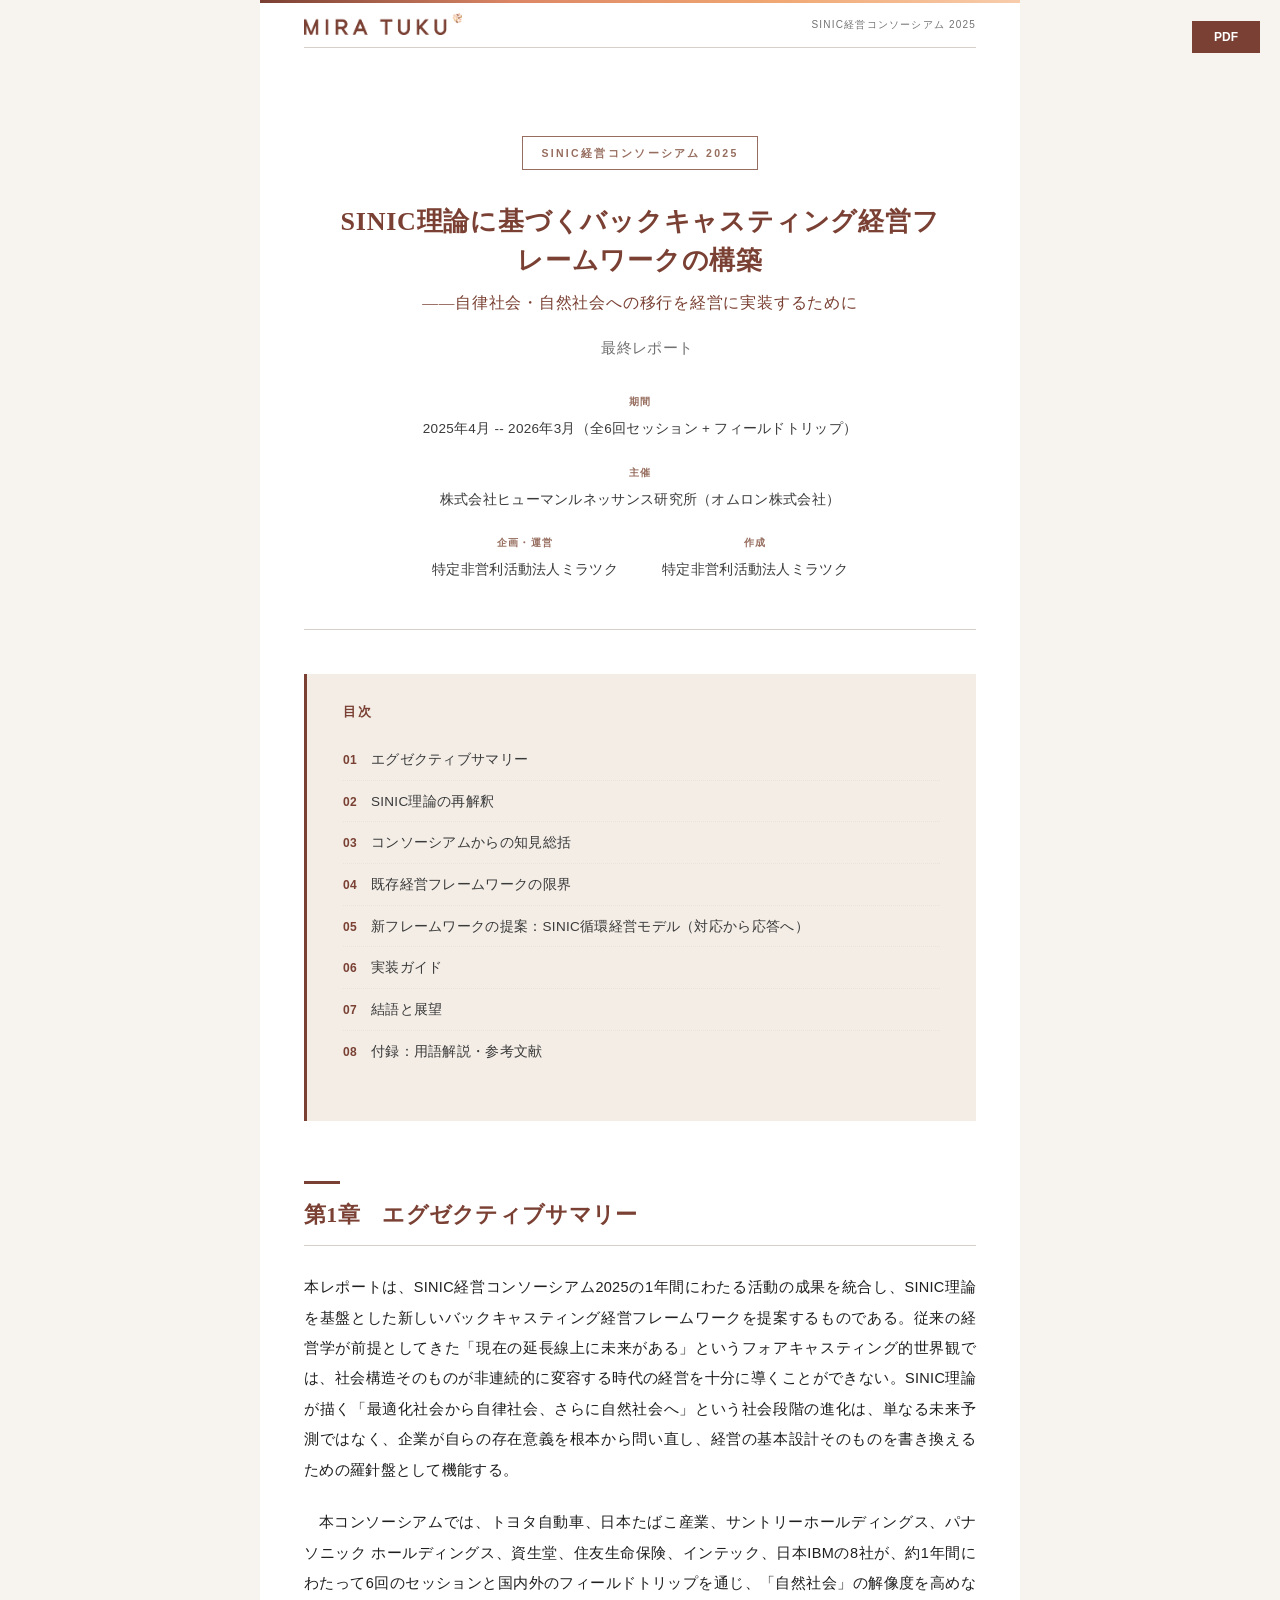
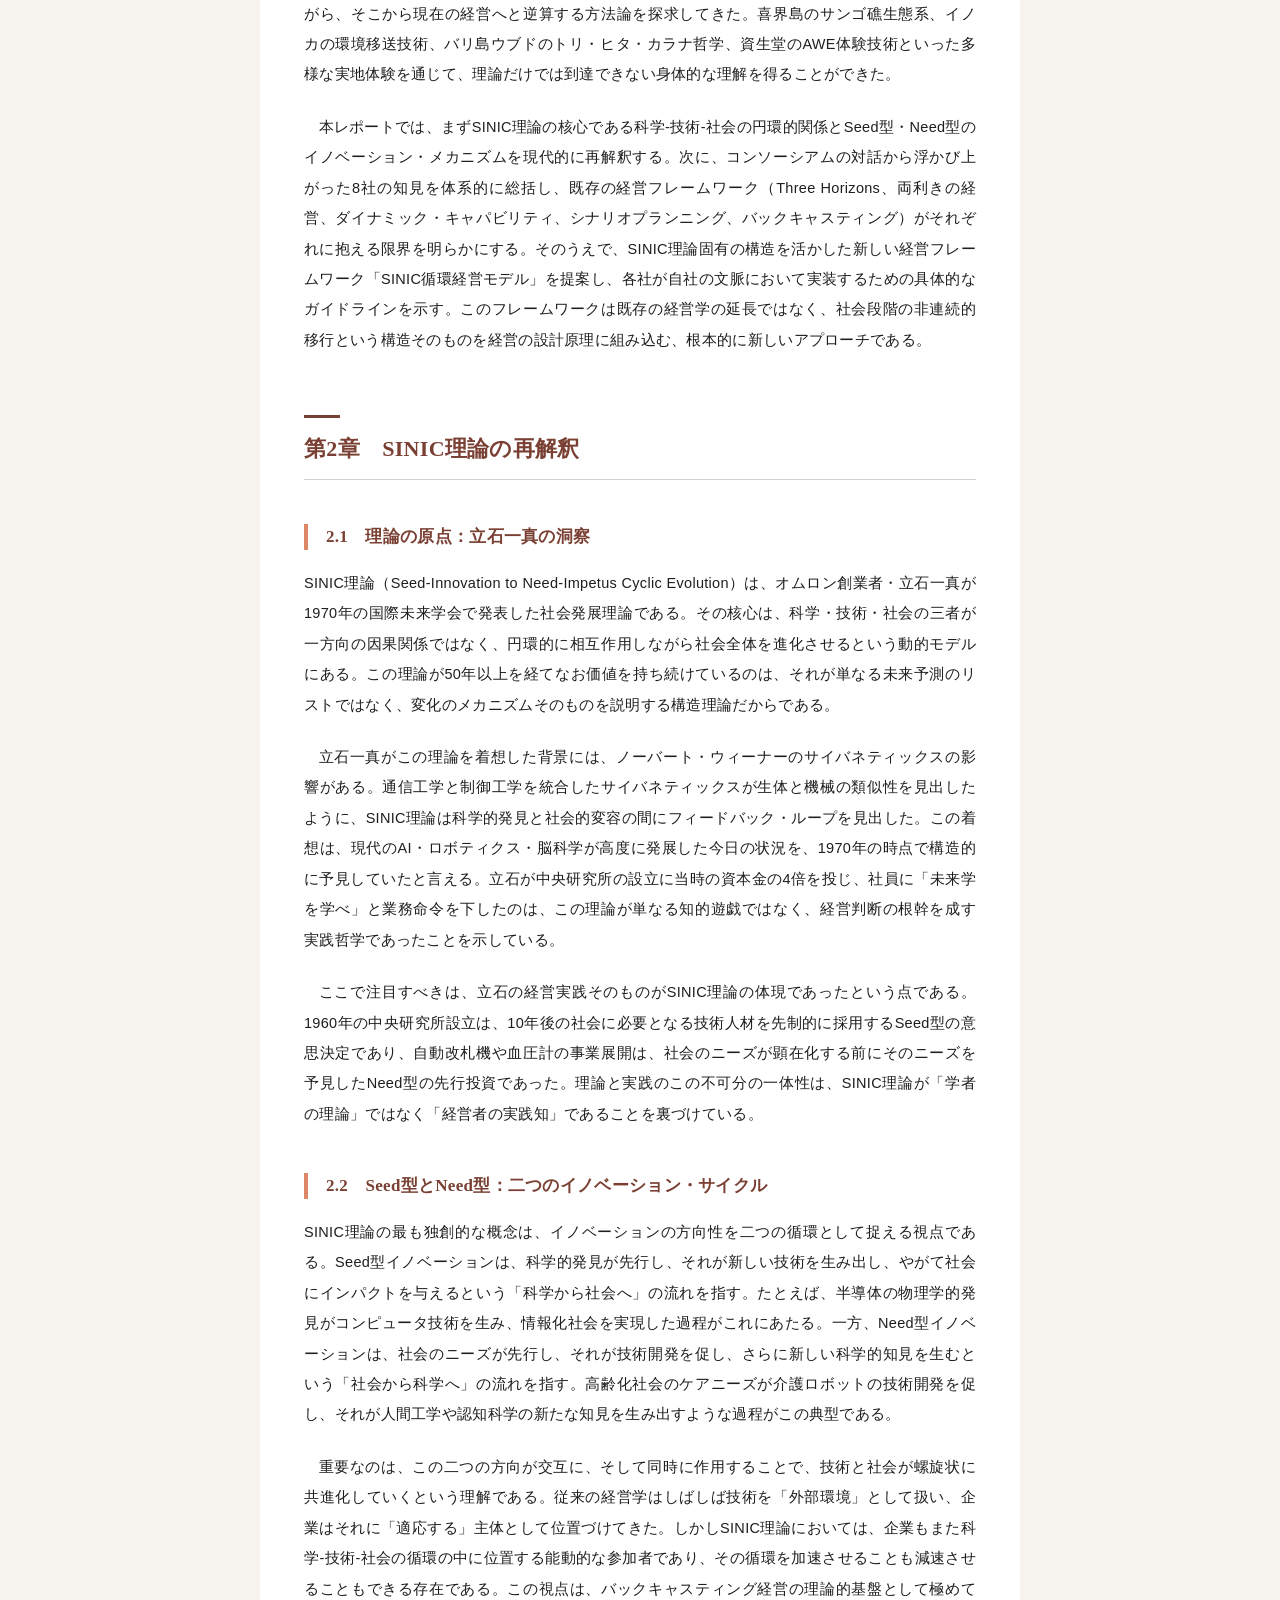
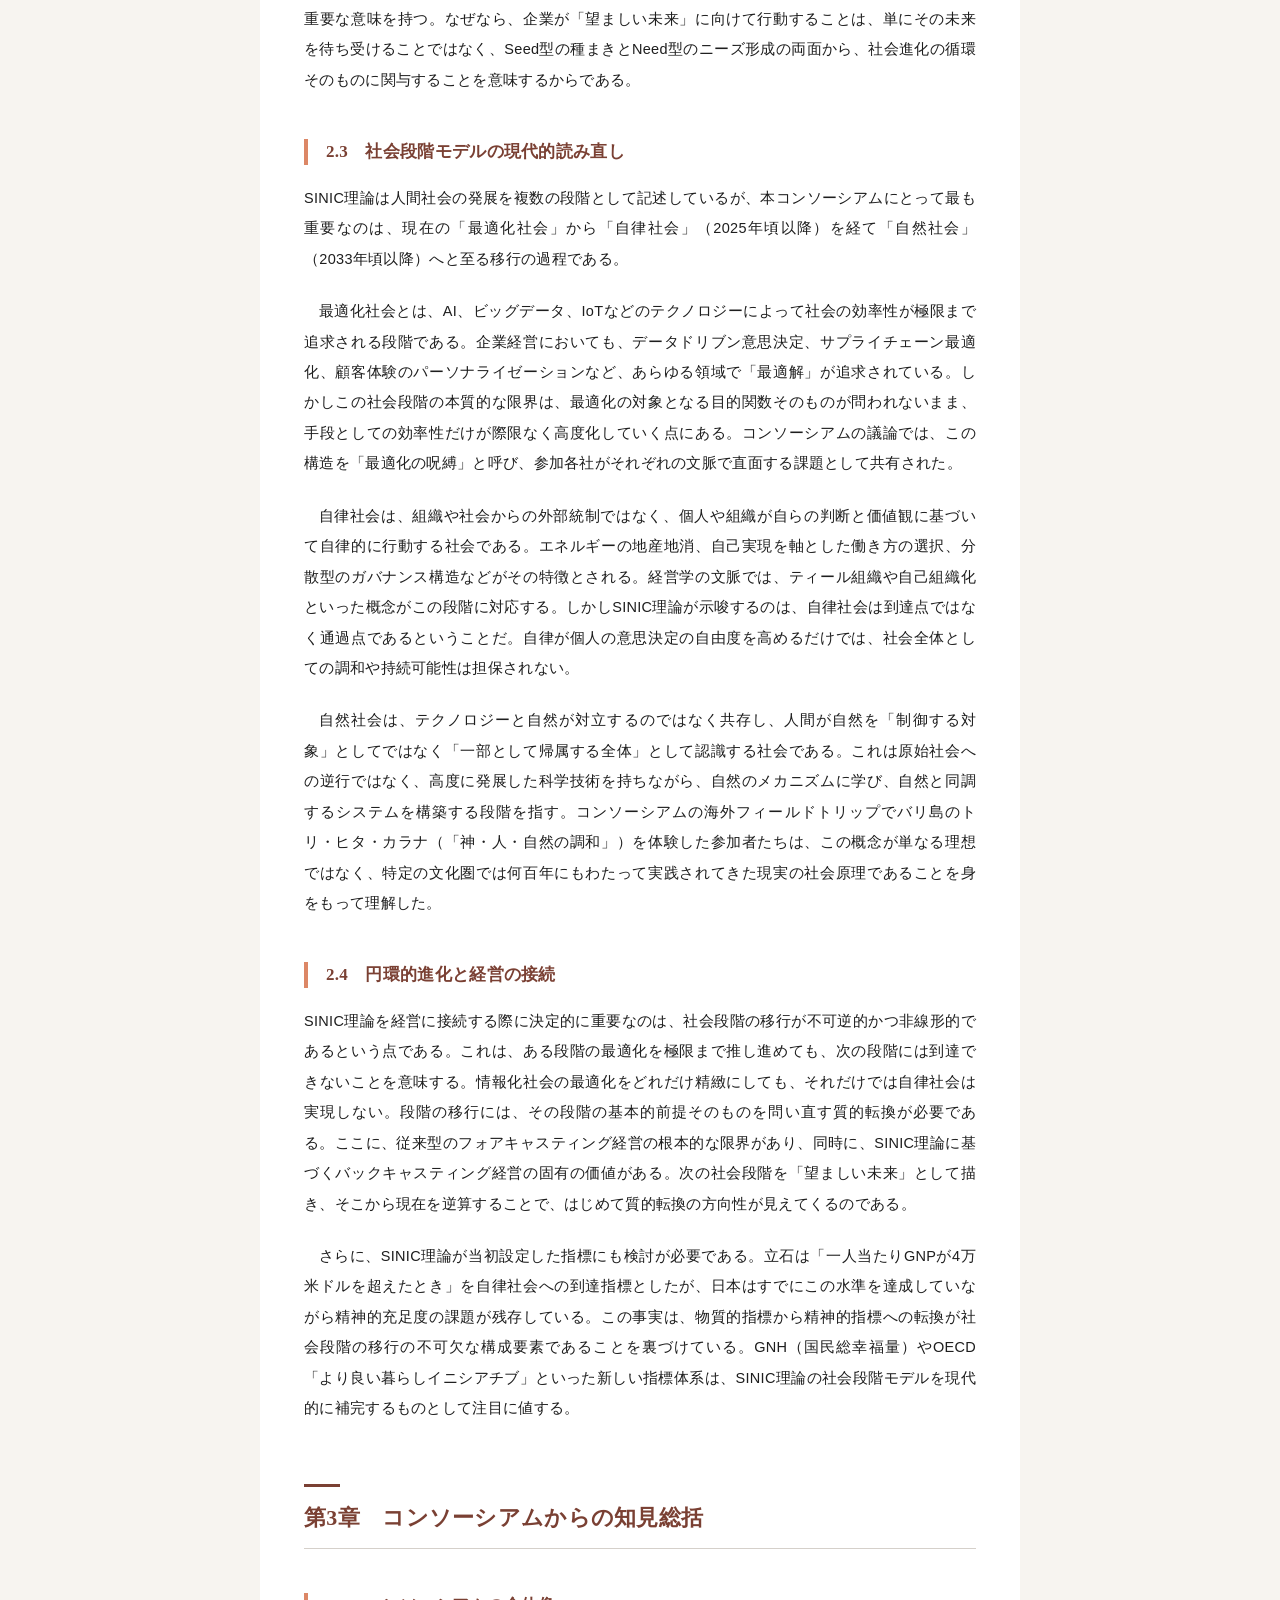
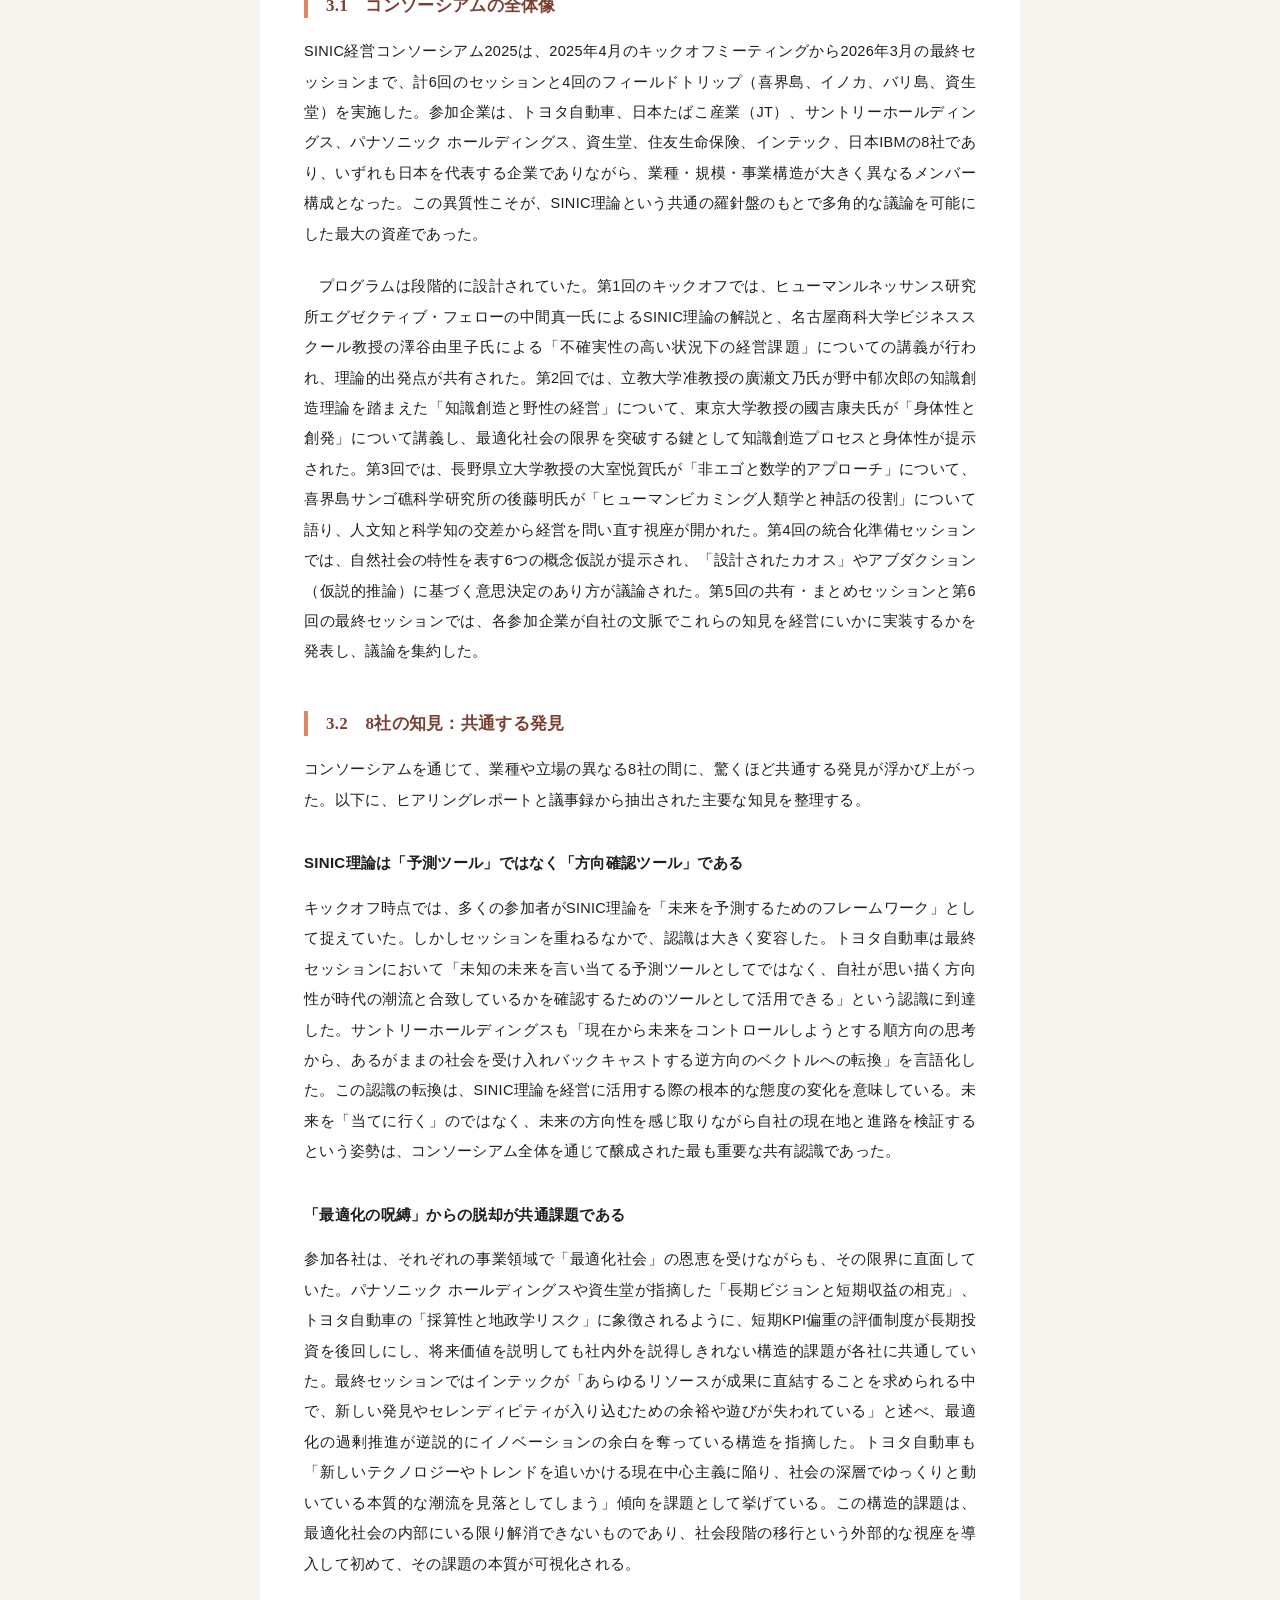
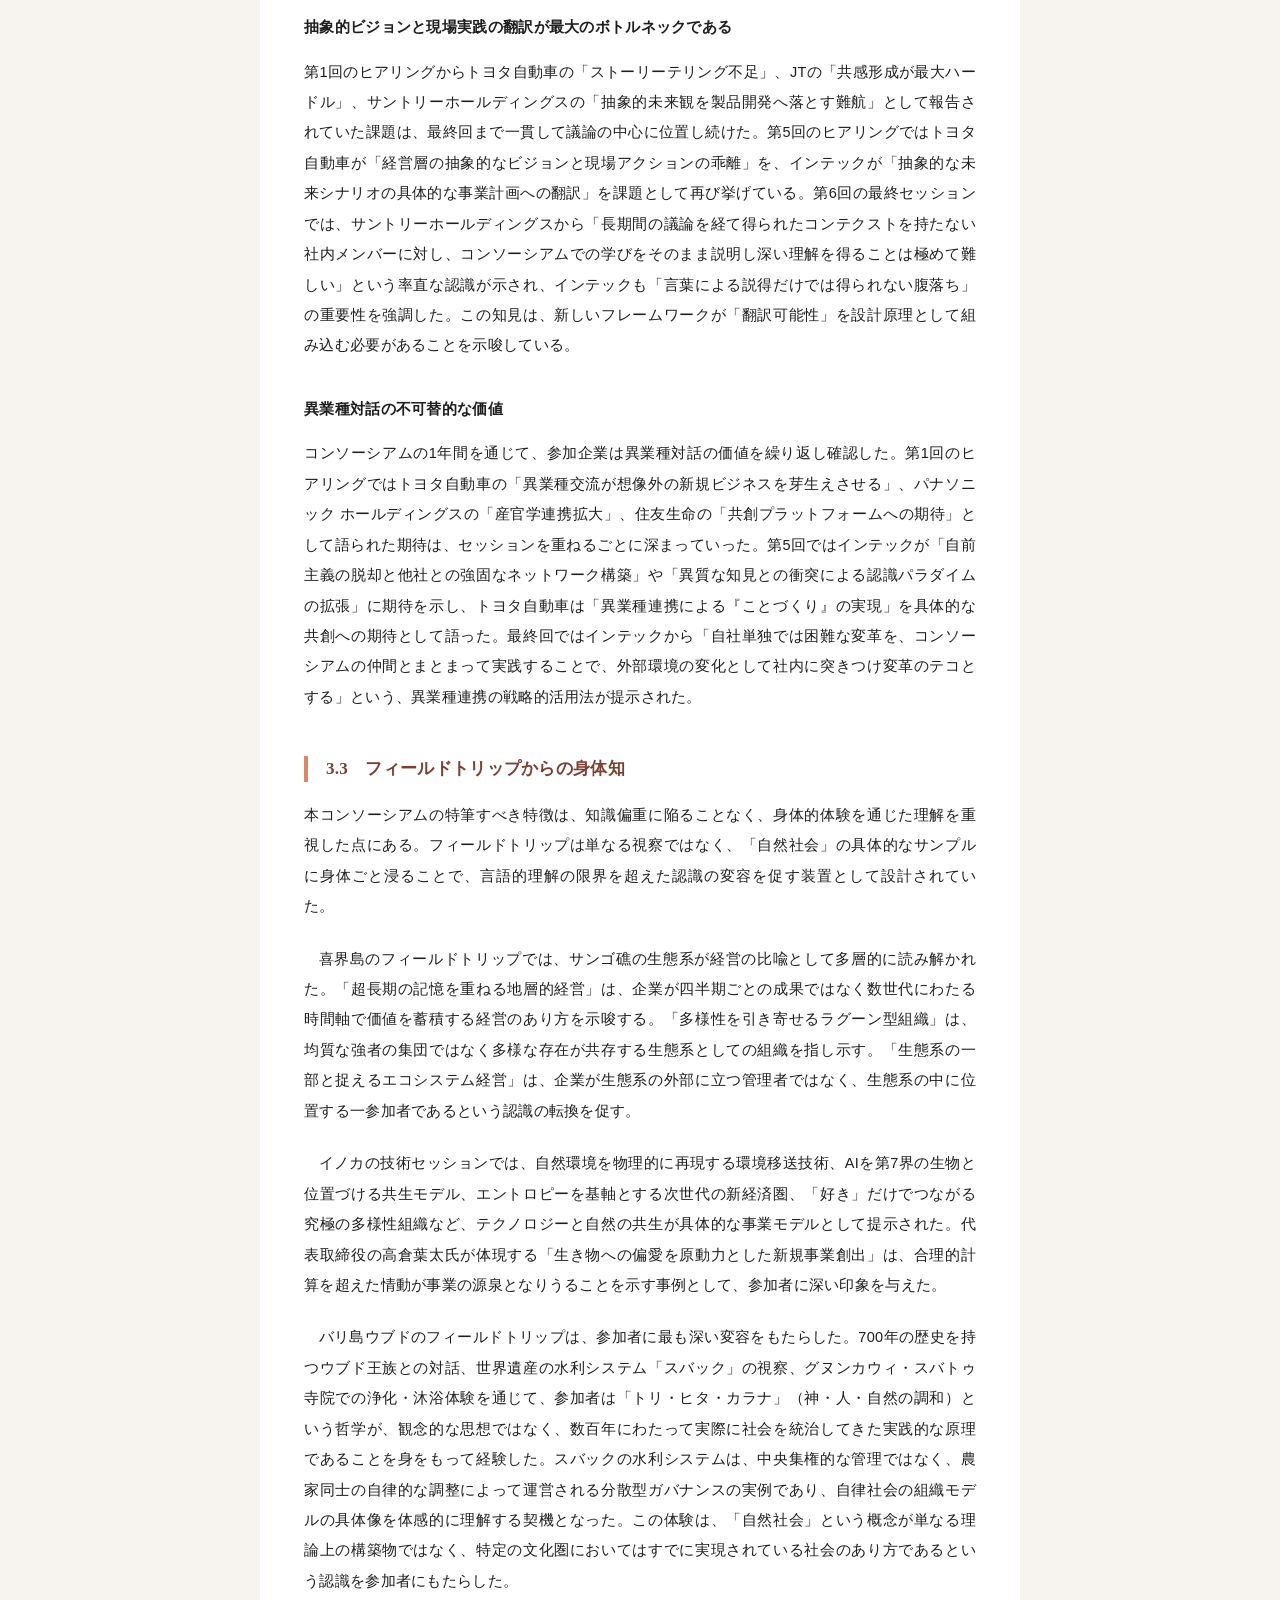
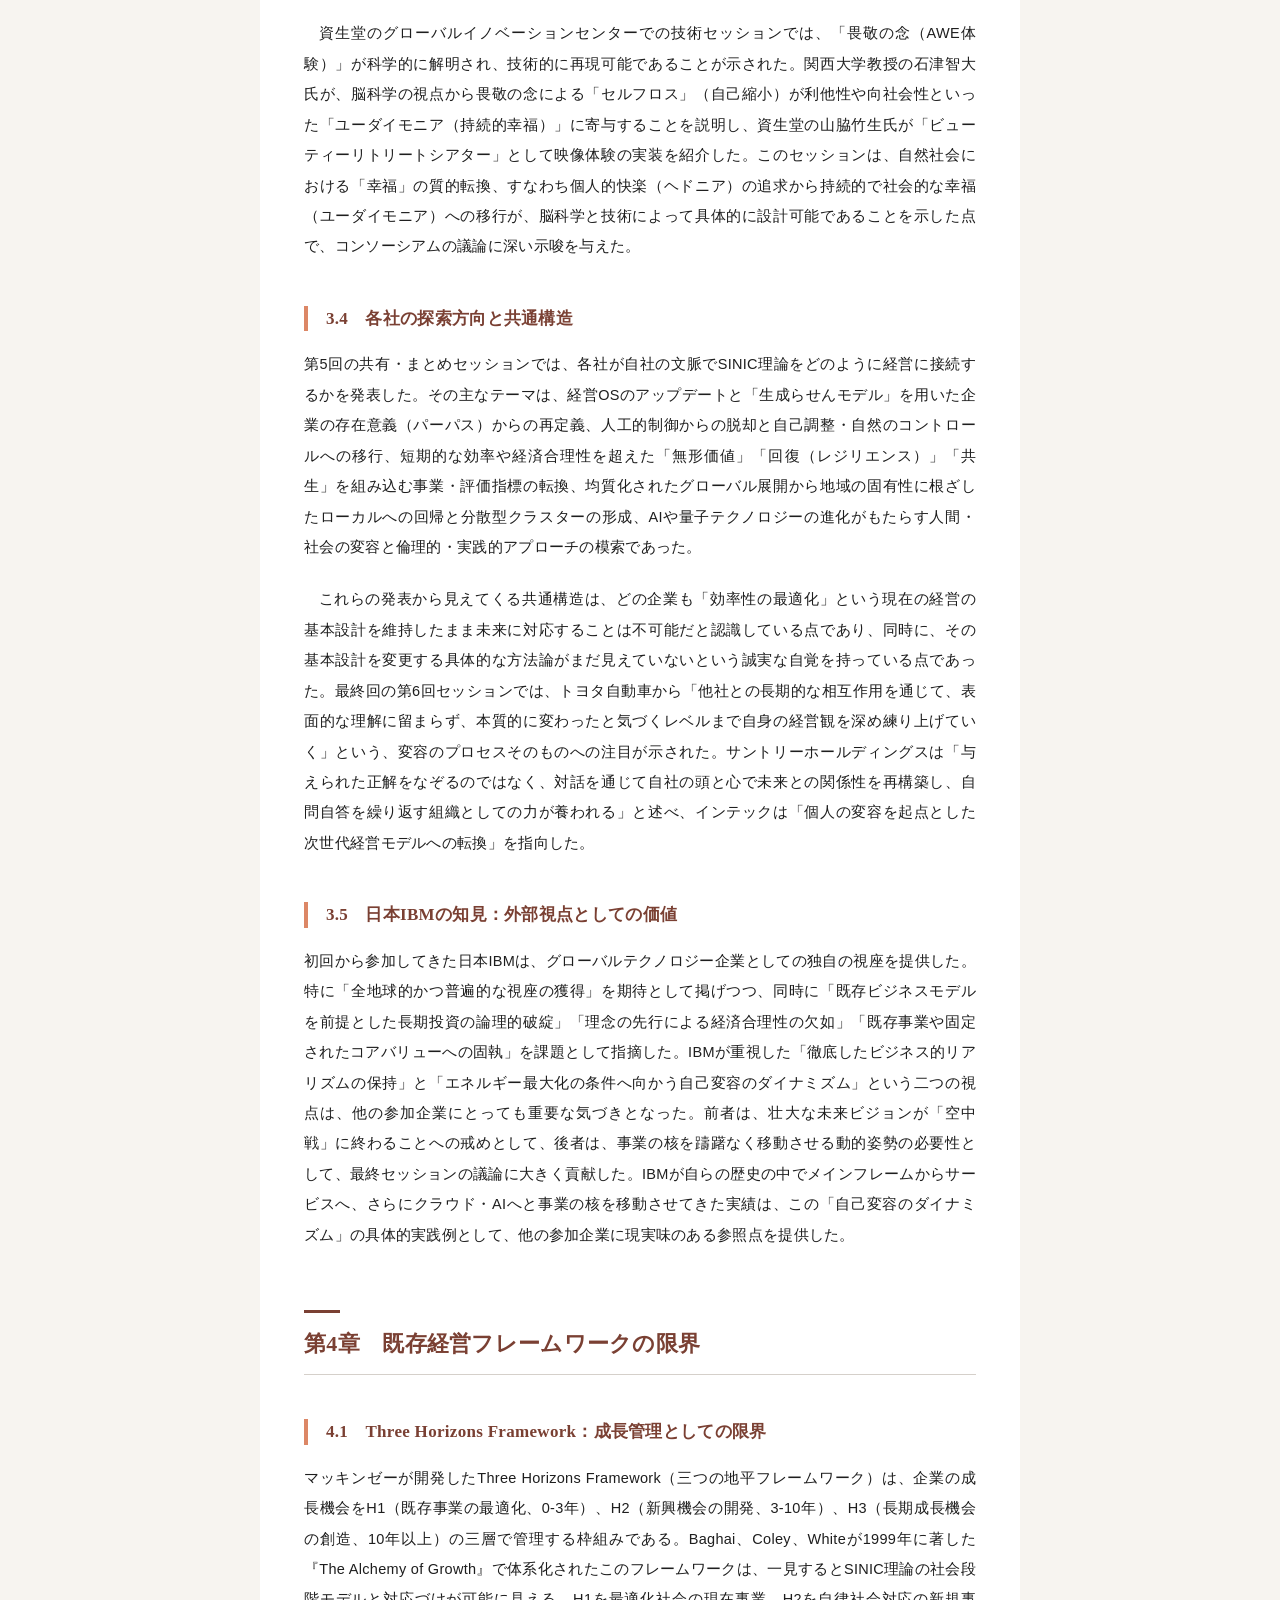
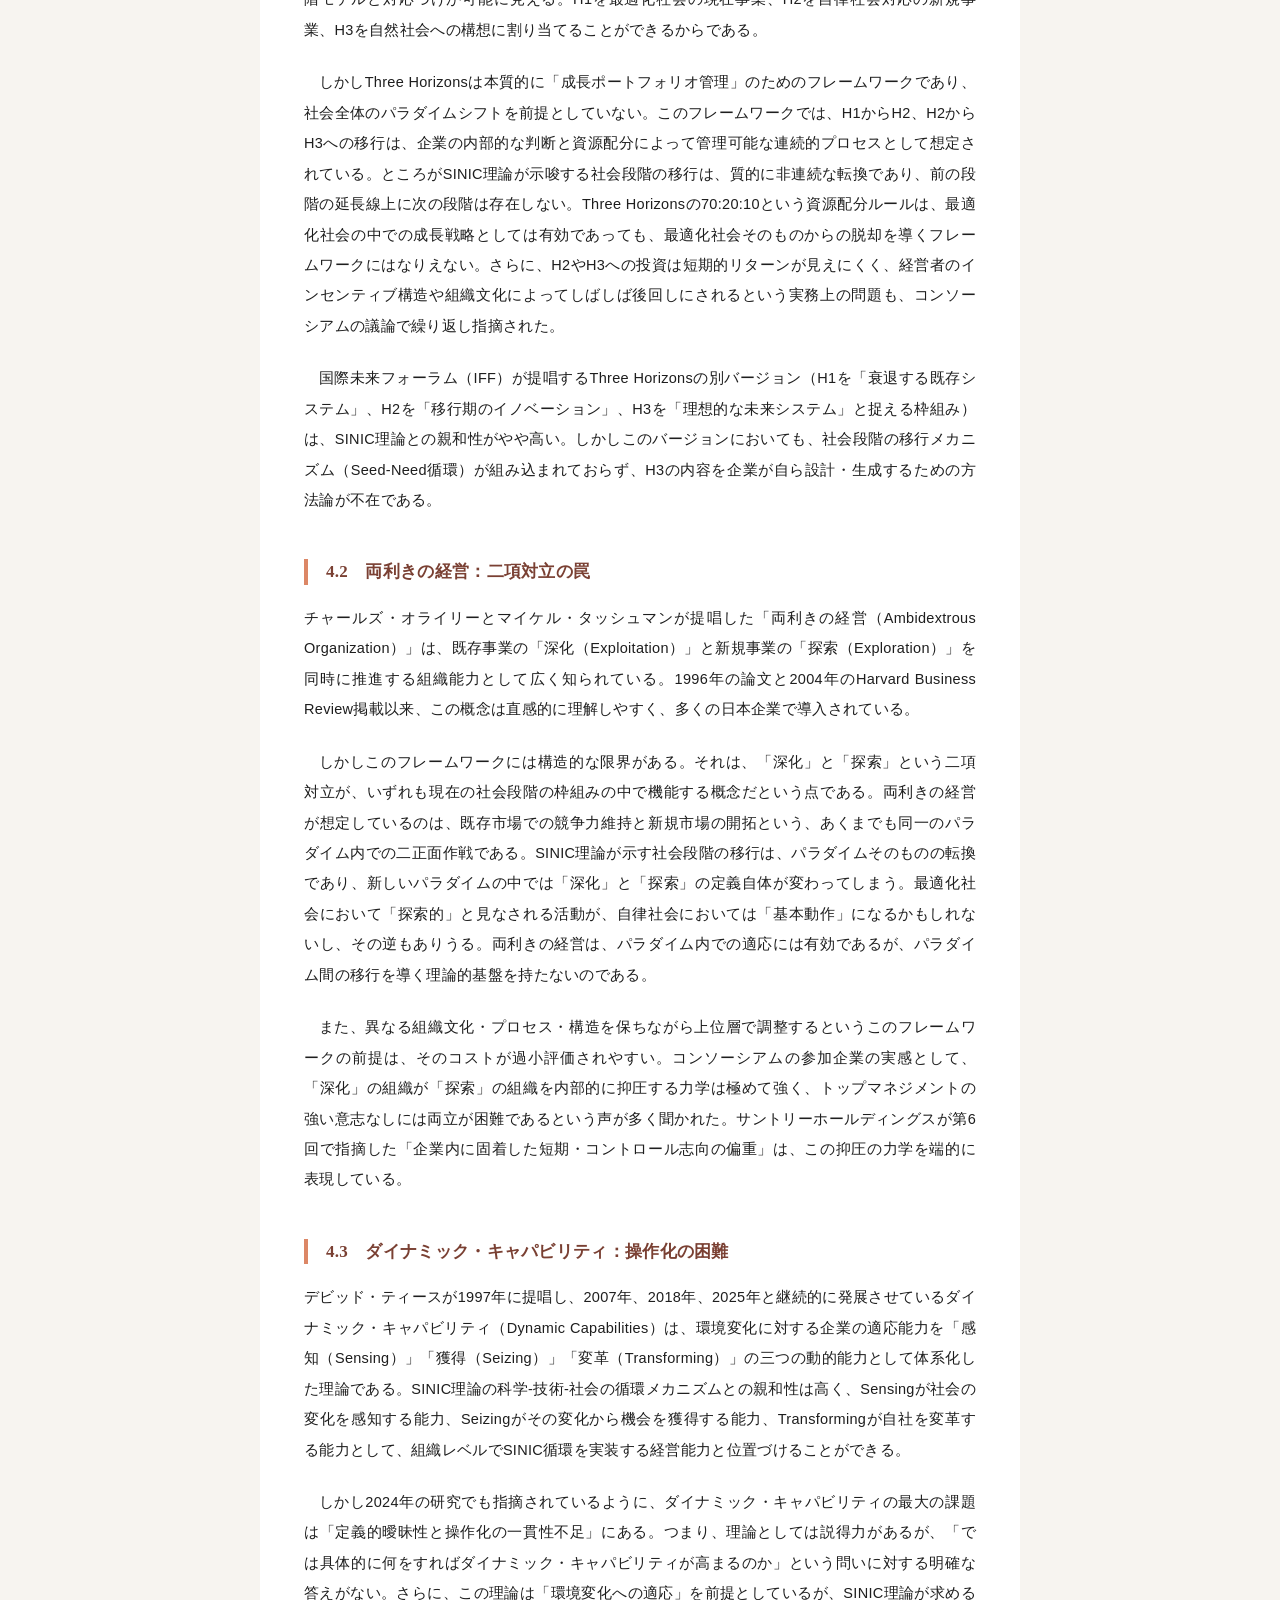
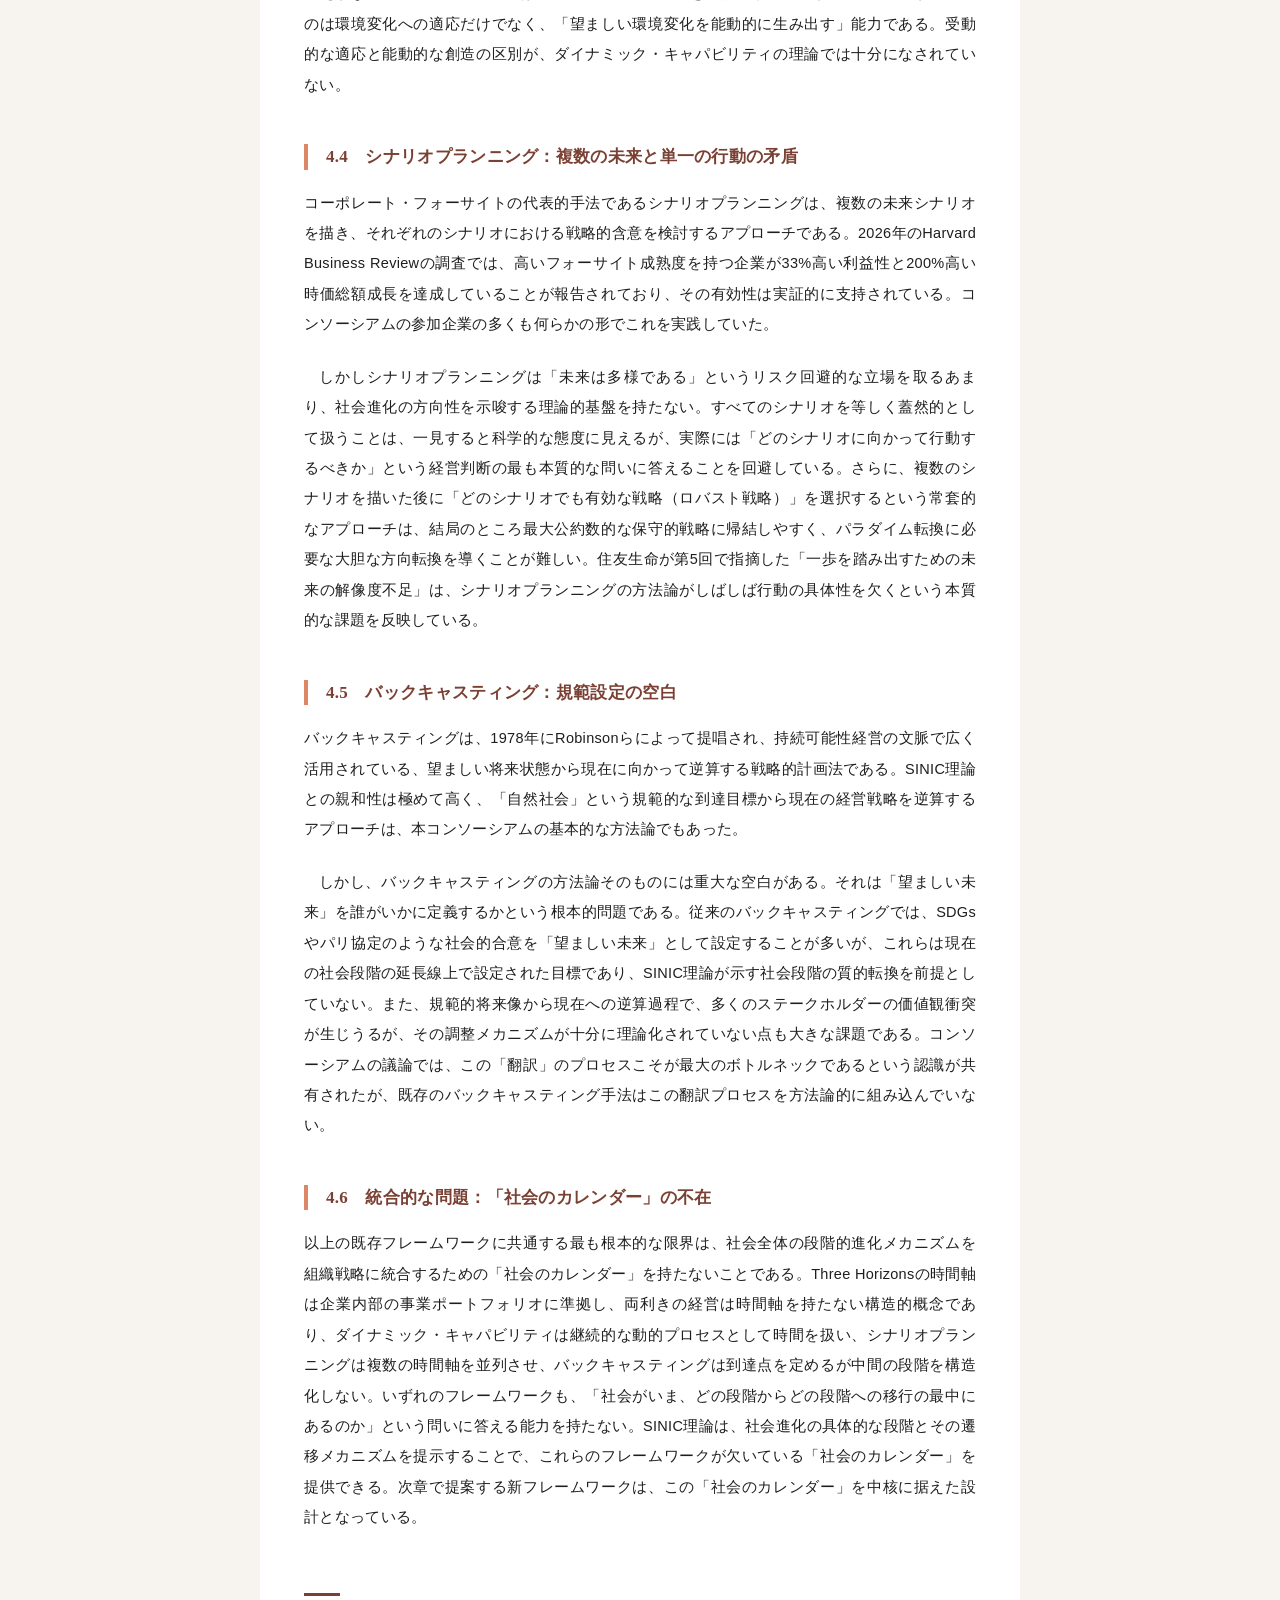
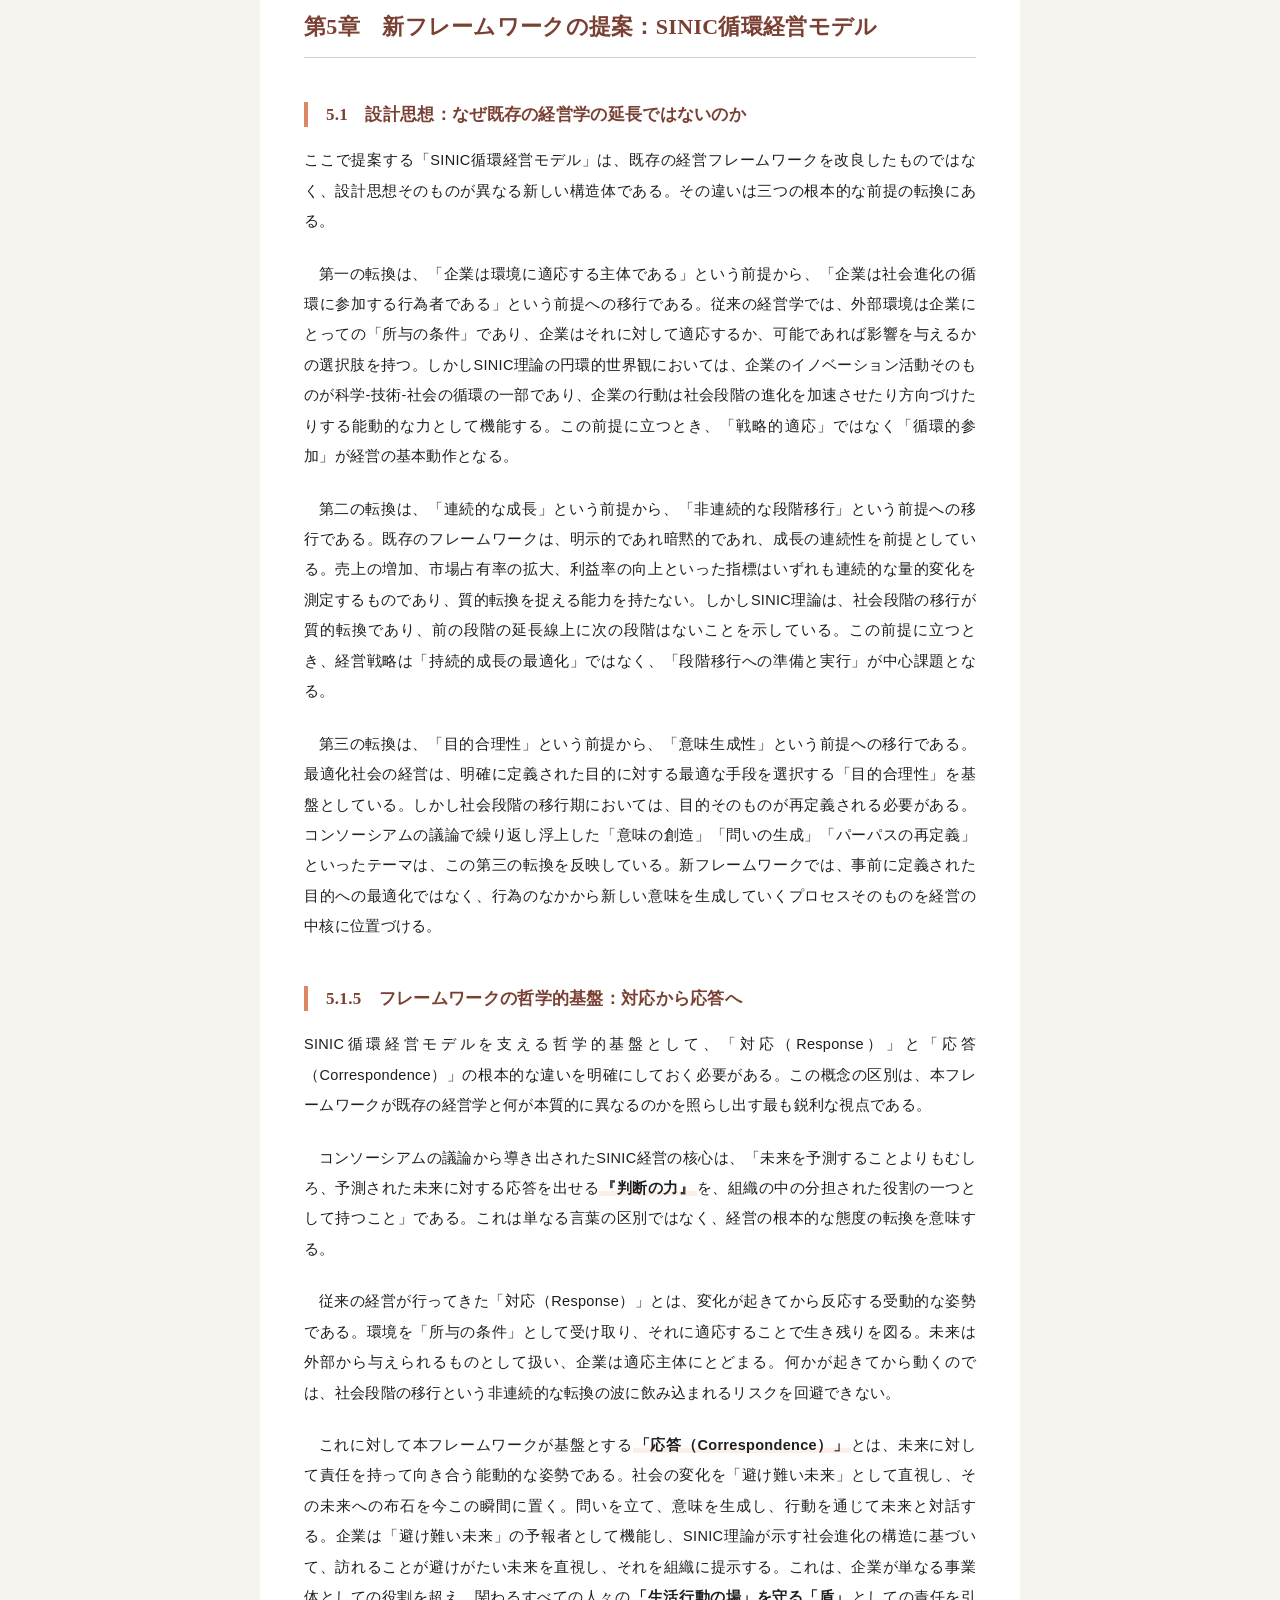
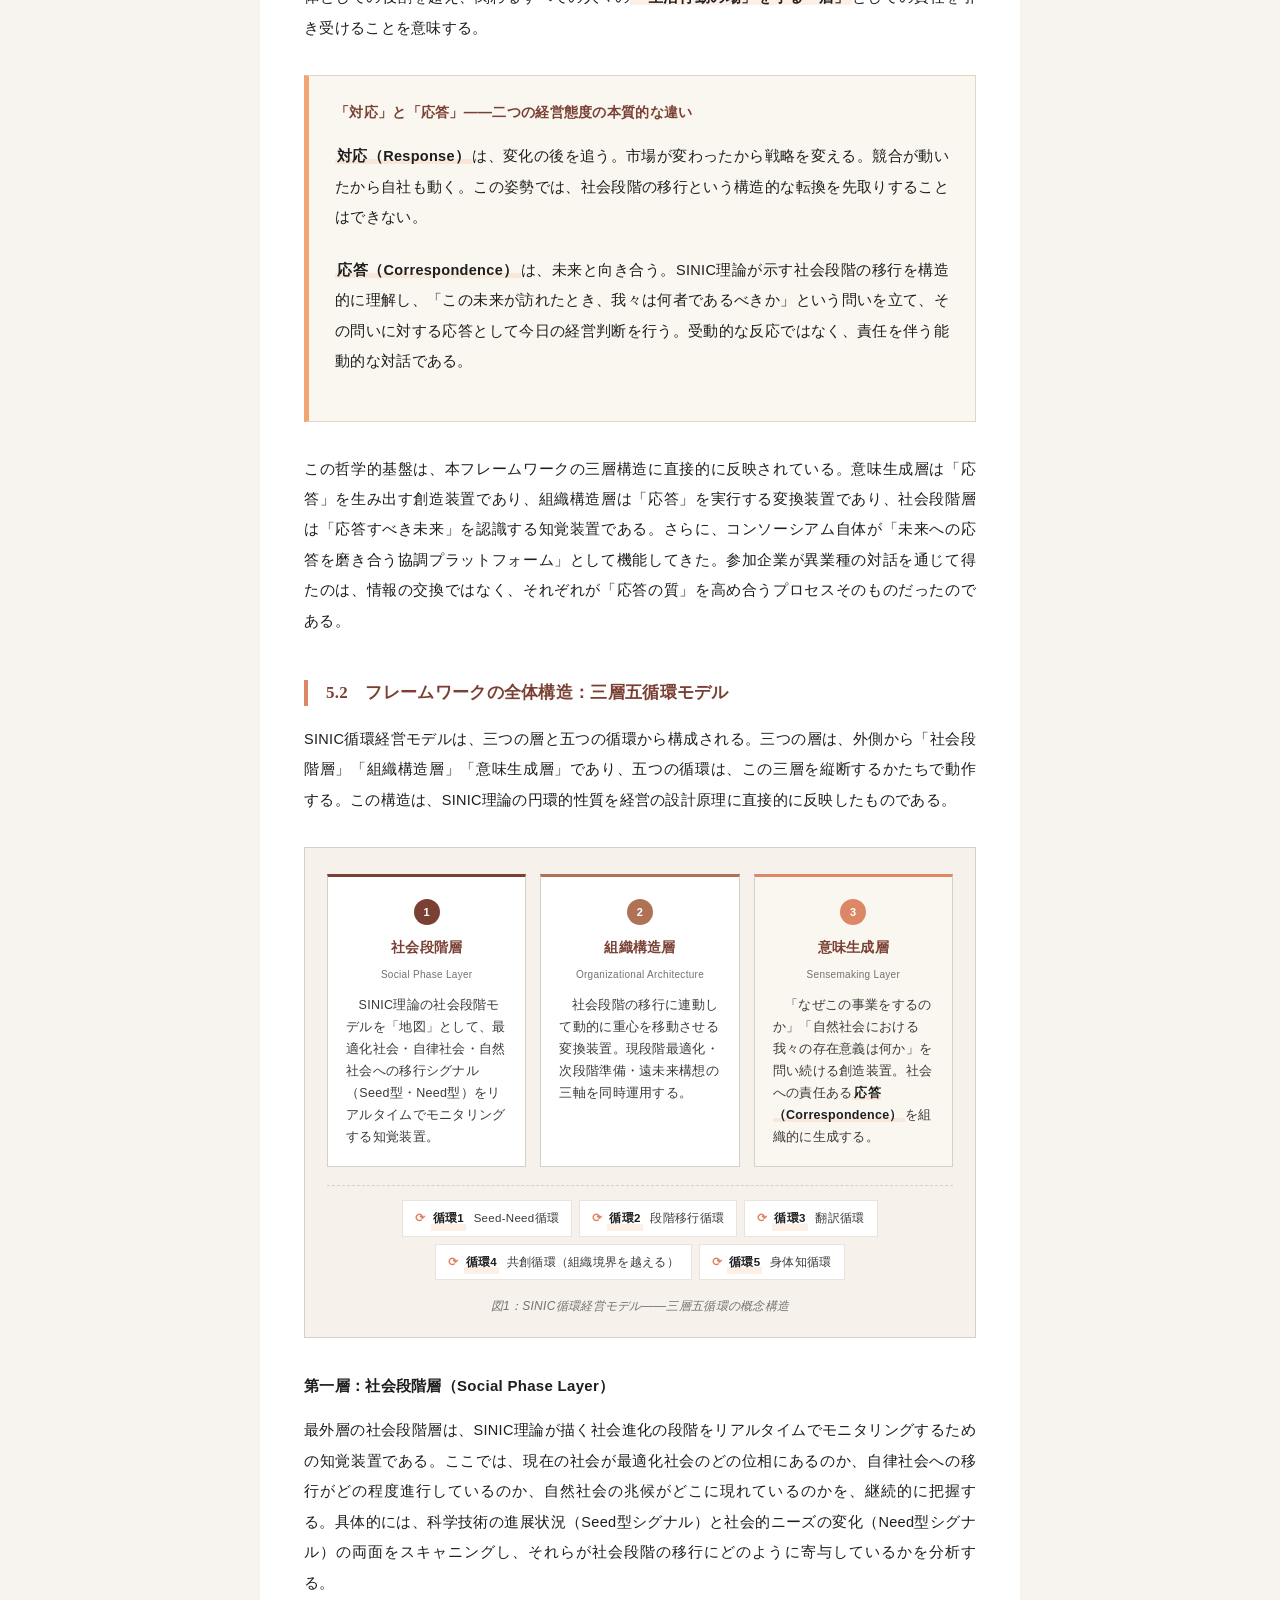
<file: report/index.html>
<!DOCTYPE html>
<html lang="ja">
<head>
  <meta charset="UTF-8">
  <meta name="viewport" content="width=device-width, initial-scale=1.0">
  <title>SINIC経営コンソーシアム2025 最終レポート｜バックキャスティング経営フレームワークの構築</title>
  <link rel="stylesheet" href="assets/style.css">
</head>
<body>

<div class="pdf-download">
  <button onclick="window.print()">PDF</button>
</div>

<div class="report-container">
<div class="page-header">
  <img src="assets/images/miratuku-logo.png" alt="MIRA TUKU" class="header-logo">
  <span class="header-label">SINIC経営コンソーシアム 2025</span>
</div>


  <header class="report-header">
    <div class="consortium-label">SINIC経営コンソーシアム 2025</div>
    <h1>SINIC理論に基づくバックキャスティング経営フレームワークの構築<br><span style="font-size: 0.6em; font-weight: normal;">――自律社会・自然社会への移行を経営に実装するために</span></h1>
    <p class="subtitle">最終レポート</p>
    <dl class="report-meta">
      <div>
        <dt>期間</dt>
        <dd>2025年4月 -- 2026年3月（全6回セッション + フィールドトリップ）</dd>
      </div>
      <div>
        <dt>主催</dt>
        <dd>株式会社ヒューマンルネッサンス研究所（オムロン株式会社）</dd>
      </div>
      <div>
        <dt>企画・運営</dt>
        <dd>特定非営利活動法人ミラツク</dd>
      </div>
      <div>
        <dt>作成</dt>
        <dd>特定非営利活動法人ミラツク</dd>
      </div>
    </dl>
  </header>

  <nav class="toc">
    <h2>目次</h2>
    <ol>
      <li><a href="#executive-summary">エグゼクティブサマリー</a></li>
      <li><a href="#sinic-reinterpretation">SINIC理論の再解釈</a></li>
      <li><a href="#consortium-insights">コンソーシアムからの知見総括</a></li>
      <li><a href="#framework-limits">既存経営フレームワークの限界</a></li>
      <li><a href="#new-framework">新フレームワークの提案：SINIC循環経営モデル（対応から応答へ）</a></li>
      <li><a href="#implementation-guide">実装ガイド</a></li>
      <li><a href="#conclusion">結語と展望</a></li>
      <li><a href="#appendix">付録：用語解説・参考文献</a></li>
    </ol>
  </nav>

  <main>

    <!-- ============================================================ -->
    <!-- 第1章 エグゼクティブサマリー -->
    <!-- ============================================================ -->
    <section id="executive-summary">
      <h2>第1章　エグゼクティブサマリー</h2>

      <p>本レポートは、SINIC経営コンソーシアム2025の1年間にわたる活動の成果を統合し、SINIC理論を基盤とした新しいバックキャスティング経営フレームワークを提案するものである。従来の経営学が前提としてきた「現在の延長線上に未来がある」というフォアキャスティング的世界観では、社会構造そのものが非連続的に変容する時代の経営を十分に導くことができない。SINIC理論が描く「最適化社会から自律社会、さらに自然社会へ」という社会段階の進化は、単なる未来予測ではなく、企業が自らの存在意義を根本から問い直し、経営の基本設計そのものを書き換えるための羅針盤として機能する。</p>

      <p>本コンソーシアムでは、トヨタ自動車、日本たばこ産業、サントリーホールディングス、パナソニック ホールディングス、資生堂、住友生命保険、インテック、日本IBMの8社が、約1年間にわたって6回のセッションと国内外のフィールドトリップを通じ、「自然社会」の解像度を高めながら、そこから現在の経営へと逆算する方法論を探求してきた。喜界島のサンゴ礁生態系、イノカの環境移送技術、バリ島ウブドのトリ・ヒタ・カラナ哲学、資生堂のAWE体験技術といった多様な実地体験を通じて、理論だけでは到達できない身体的な理解を得ることができた。</p>

      <p>本レポートでは、まずSINIC理論の核心である科学-技術-社会の円環的関係とSeed型・Need型のイノベーション・メカニズムを現代的に再解釈する。次に、コンソーシアムの対話から浮かび上がった8社の知見を体系的に総括し、既存の経営フレームワーク（Three Horizons、両利きの経営、ダイナミック・キャパビリティ、シナリオプランニング、バックキャスティング）がそれぞれに抱える限界を明らかにする。そのうえで、SINIC理論固有の構造を活かした新しい経営フレームワーク「SINIC循環経営モデル」を提案し、各社が自社の文脈において実装するための具体的なガイドラインを示す。このフレームワークは既存の経営学の延長ではなく、社会段階の非連続的移行という構造そのものを経営の設計原理に組み込む、根本的に新しいアプローチである。</p>
    </section>

    <!-- ============================================================ -->
    <!-- 第2章 SINIC理論の再解釈 -->
    <!-- ============================================================ -->
    <section id="sinic-reinterpretation">
      <h2>第2章　SINIC理論の再解釈</h2>

      <h3>2.1　理論の原点：立石一真の洞察</h3>

      <p>SINIC理論（Seed-Innovation to Need-Impetus Cyclic Evolution）は、オムロン創業者・立石一真が1970年の国際未来学会で発表した社会発展理論である。その核心は、科学・技術・社会の三者が一方向の因果関係ではなく、円環的に相互作用しながら社会全体を進化させるという動的モデルにある。この理論が50年以上を経てなお価値を持ち続けているのは、それが単なる未来予測のリストではなく、変化のメカニズムそのものを説明する構造理論だからである。</p>

      <p>立石一真がこの理論を着想した背景には、ノーバート・ウィーナーのサイバネティックスの影響がある。通信工学と制御工学を統合したサイバネティックスが生体と機械の類似性を見出したように、SINIC理論は科学的発見と社会的変容の間にフィードバック・ループを見出した。この着想は、現代のAI・ロボティクス・脳科学が高度に発展した今日の状況を、1970年の時点で構造的に予見していたと言える。立石が中央研究所の設立に当時の資本金の4倍を投じ、社員に「未来学を学べ」と業務命令を下したのは、この理論が単なる知的遊戯ではなく、経営判断の根幹を成す実践哲学であったことを示している。</p>

      <p>ここで注目すべきは、立石の経営実践そのものがSINIC理論の体現であったという点である。1960年の中央研究所設立は、10年後の社会に必要となる技術人材を先制的に採用するSeed型の意思決定であり、自動改札機や血圧計の事業展開は、社会のニーズが顕在化する前にそのニーズを予見したNeed型の先行投資であった。理論と実践のこの不可分の一体性は、SINIC理論が「学者の理論」ではなく「経営者の実践知」であることを裏づけている。</p>

      <h3>2.2　Seed型とNeed型：二つのイノベーション・サイクル</h3>

      <p>SINIC理論の最も独創的な概念は、イノベーションの方向性を二つの循環として捉える視点である。Seed型イノベーションは、科学的発見が先行し、それが新しい技術を生み出し、やがて社会にインパクトを与えるという「科学から社会へ」の流れを指す。たとえば、半導体の物理学的発見がコンピュータ技術を生み、情報化社会を実現した過程がこれにあたる。一方、Need型イノベーションは、社会のニーズが先行し、それが技術開発を促し、さらに新しい科学的知見を生むという「社会から科学へ」の流れを指す。高齢化社会のケアニーズが介護ロボットの技術開発を促し、それが人間工学や認知科学の新たな知見を生み出すような過程がこの典型である。</p>

      <p>重要なのは、この二つの方向が交互に、そして同時に作用することで、技術と社会が螺旋状に共進化していくという理解である。従来の経営学はしばしば技術を「外部環境」として扱い、企業はそれに「適応する」主体として位置づけてきた。しかしSINIC理論においては、企業もまた科学-技術-社会の循環の中に位置する能動的な参加者であり、その循環を加速させることも減速させることもできる存在である。この視点は、バックキャスティング経営の理論的基盤として極めて重要な意味を持つ。なぜなら、企業が「望ましい未来」に向けて行動することは、単にその未来を待ち受けることではなく、Seed型の種まきとNeed型のニーズ形成の両面から、社会進化の循環そのものに関与することを意味するからである。</p>

      <h3>2.3　社会段階モデルの現代的読み直し</h3>

      <p>SINIC理論は人間社会の発展を複数の段階として記述しているが、本コンソーシアムにとって最も重要なのは、現在の「最適化社会」から「自律社会」（2025年頃以降）を経て「自然社会」（2033年頃以降）へと至る移行の過程である。</p>

      <p>最適化社会とは、AI、ビッグデータ、IoTなどのテクノロジーによって社会の効率性が極限まで追求される段階である。企業経営においても、データドリブン意思決定、サプライチェーン最適化、顧客体験のパーソナライゼーションなど、あらゆる領域で「最適解」が追求されている。しかしこの社会段階の本質的な限界は、最適化の対象となる目的関数そのものが問われないまま、手段としての効率性だけが際限なく高度化していく点にある。コンソーシアムの議論では、この構造を「最適化の呪縛」と呼び、参加各社がそれぞれの文脈で直面する課題として共有された。</p>

      <p>自律社会は、組織や社会からの外部統制ではなく、個人や組織が自らの判断と価値観に基づいて自律的に行動する社会である。エネルギーの地産地消、自己実現を軸とした働き方の選択、分散型のガバナンス構造などがその特徴とされる。経営学の文脈では、ティール組織や自己組織化といった概念がこの段階に対応する。しかしSINIC理論が示唆するのは、自律社会は到達点ではなく通過点であるということだ。自律が個人の意思決定の自由度を高めるだけでは、社会全体としての調和や持続可能性は担保されない。</p>

      <p>自然社会は、テクノロジーと自然が対立するのではなく共存し、人間が自然を「制御する対象」としてではなく「一部として帰属する全体」として認識する社会である。これは原始社会への逆行ではなく、高度に発展した科学技術を持ちながら、自然のメカニズムに学び、自然と同調するシステムを構築する段階を指す。コンソーシアムの海外フィールドトリップでバリ島のトリ・ヒタ・カラナ（「神・人・自然の調和」）を体験した参加者たちは、この概念が単なる理想ではなく、特定の文化圏では何百年にもわたって実践されてきた現実の社会原理であることを身をもって理解した。</p>

      <h3>2.4　円環的進化と経営の接続</h3>

      <p>SINIC理論を経営に接続する際に決定的に重要なのは、社会段階の移行が不可逆的かつ非線形的であるという点である。これは、ある段階の最適化を極限まで推し進めても、次の段階には到達できないことを意味する。情報化社会の最適化をどれだけ精緻にしても、それだけでは自律社会は実現しない。段階の移行には、その段階の基本的前提そのものを問い直す質的転換が必要である。ここに、従来型のフォアキャスティング経営の根本的な限界があり、同時に、SINIC理論に基づくバックキャスティング経営の固有の価値がある。次の社会段階を「望ましい未来」として描き、そこから現在を逆算することで、はじめて質的転換の方向性が見えてくるのである。</p>

      <p>さらに、SINIC理論が当初設定した指標にも検討が必要である。立石は「一人当たりGNPが4万米ドルを超えたとき」を自律社会への到達指標としたが、日本はすでにこの水準を達成していながら精神的充足度の課題が残存している。この事実は、物質的指標から精神的指標への転換が社会段階の移行の不可欠な構成要素であることを裏づけている。GNH（国民総幸福量）やOECD「より良い暮らしイニシアチブ」といった新しい指標体系は、SINIC理論の社会段階モデルを現代的に補完するものとして注目に値する。</p>
    </section>

    <!-- ============================================================ -->
    <!-- 第3章 コンソーシアムからの知見総括 -->
    <!-- ============================================================ -->
    <section id="consortium-insights">
      <h2>第3章　コンソーシアムからの知見総括</h2>

      <h3>3.1　コンソーシアムの全体像</h3>

      <p>SINIC経営コンソーシアム2025は、2025年4月のキックオフミーティングから2026年3月の最終セッションまで、計6回のセッションと4回のフィールドトリップ（喜界島、イノカ、バリ島、資生堂）を実施した。参加企業は、トヨタ自動車、日本たばこ産業（JT）、サントリーホールディングス、パナソニック ホールディングス、資生堂、住友生命保険、インテック、日本IBMの8社であり、いずれも日本を代表する企業でありながら、業種・規模・事業構造が大きく異なるメンバー構成となった。この異質性こそが、SINIC理論という共通の羅針盤のもとで多角的な議論を可能にした最大の資産であった。</p>

      <p>プログラムは段階的に設計されていた。第1回のキックオフでは、ヒューマンルネッサンス研究所エグゼクティブ・フェローの中間真一氏によるSINIC理論の解説と、名古屋商科大学ビジネススクール教授の澤谷由里子氏による「不確実性の高い状況下の経営課題」についての講義が行われ、理論的出発点が共有された。第2回では、立教大学准教授の廣瀬文乃氏が野中郁次郎の知識創造理論を踏まえた「知識創造と野性の経営」について、東京大学教授の國吉康夫氏が「身体性と創発」について講義し、最適化社会の限界を突破する鍵として知識創造プロセスと身体性が提示された。第3回では、長野県立大学教授の大室悦賀氏が「非エゴと数学的アプローチ」について、喜界島サンゴ礁科学研究所の後藤明氏が「ヒューマンビカミング人類学と神話の役割」について語り、人文知と科学知の交差から経営を問い直す視座が開かれた。第4回の統合化準備セッションでは、自然社会の特性を表す6つの概念仮説が提示され、「設計されたカオス」やアブダクション（仮説的推論）に基づく意思決定のあり方が議論された。第5回の共有・まとめセッションと第6回の最終セッションでは、各参加企業が自社の文脈でこれらの知見を経営にいかに実装するかを発表し、議論を集約した。</p>

      <h3>3.2　8社の知見：共通する発見</h3>

      <p>コンソーシアムを通じて、業種や立場の異なる8社の間に、驚くほど共通する発見が浮かび上がった。以下に、ヒアリングレポートと議事録から抽出された主要な知見を整理する。</p>

      <h4>SINIC理論は「予測ツール」ではなく「方向確認ツール」である</h4>

      <p>キックオフ時点では、多くの参加者がSINIC理論を「未来を予測するためのフレームワーク」として捉えていた。しかしセッションを重ねるなかで、認識は大きく変容した。トヨタ自動車は最終セッションにおいて「未知の未来を言い当てる予測ツールとしてではなく、自社が思い描く方向性が時代の潮流と合致しているかを確認するためのツールとして活用できる」という認識に到達した。サントリーホールディングスも「現在から未来をコントロールしようとする順方向の思考から、あるがままの社会を受け入れバックキャストする逆方向のベクトルへの転換」を言語化した。この認識の転換は、SINIC理論を経営に活用する際の根本的な態度の変化を意味している。未来を「当てに行く」のではなく、未来の方向性を感じ取りながら自社の現在地と進路を検証するという姿勢は、コンソーシアム全体を通じて醸成された最も重要な共有認識であった。</p>

      <h4>「最適化の呪縛」からの脱却が共通課題である</h4>

      <p>参加各社は、それぞれの事業領域で「最適化社会」の恩恵を受けながらも、その限界に直面していた。パナソニック ホールディングスや資生堂が指摘した「長期ビジョンと短期収益の相克」、トヨタ自動車の「採算性と地政学リスク」に象徴されるように、短期KPI偏重の評価制度が長期投資を後回しにし、将来価値を説明しても社内外を説得しきれない構造的課題が各社に共通していた。最終セッションではインテックが「あらゆるリソースが成果に直結することを求められる中で、新しい発見やセレンディピティが入り込むための余裕や遊びが失われている」と述べ、最適化の過剰推進が逆説的にイノベーションの余白を奪っている構造を指摘した。トヨタ自動車も「新しいテクノロジーやトレンドを追いかける現在中心主義に陥り、社会の深層でゆっくりと動いている本質的な潮流を見落としてしまう」傾向を課題として挙げている。この構造的課題は、最適化社会の内部にいる限り解消できないものであり、社会段階の移行という外部的な視座を導入して初めて、その課題の本質が可視化される。</p>

      <h4>抽象的ビジョンと現場実践の翻訳が最大のボトルネックである</h4>

      <p>第1回のヒアリングからトヨタ自動車の「ストーリーテリング不足」、JTの「共感形成が最大ハードル」、サントリーホールディングスの「抽象的未来観を製品開発へ落とす難航」として報告されていた課題は、最終回まで一貫して議論の中心に位置し続けた。第5回のヒアリングではトヨタ自動車が「経営層の抽象的なビジョンと現場アクションの乖離」を、インテックが「抽象的な未来シナリオの具体的な事業計画への翻訳」を課題として再び挙げている。第6回の最終セッションでは、サントリーホールディングスから「長期間の議論を経て得られたコンテクストを持たない社内メンバーに対し、コンソーシアムでの学びをそのまま説明し深い理解を得ることは極めて難しい」という率直な認識が示され、インテックも「言葉による説得だけでは得られない腹落ち」の重要性を強調した。この知見は、新しいフレームワークが「翻訳可能性」を設計原理として組み込む必要があることを示唆している。</p>

      <h4>異業種対話の不可替的な価値</h4>

      <p>コンソーシアムの1年間を通じて、参加企業は異業種対話の価値を繰り返し確認した。第1回のヒアリングではトヨタ自動車の「異業種交流が想像外の新規ビジネスを芽生えさせる」、パナソニック ホールディングスの「産官学連携拡大」、住友生命の「共創プラットフォームへの期待」として語られた期待は、セッションを重ねるごとに深まっていった。第5回ではインテックが「自前主義の脱却と他社との強固なネットワーク構築」や「異質な知見との衝突による認識パラダイムの拡張」に期待を示し、トヨタ自動車は「異業種連携による『ことづくり』の実現」を具体的な共創への期待として語った。最終回ではインテックから「自社単独では困難な変革を、コンソーシアムの仲間とまとまって実践することで、外部環境の変化として社内に突きつけ変革のテコとする」という、異業種連携の戦略的活用法が提示された。</p>

      <h3>3.3　フィールドトリップからの身体知</h3>

      <p>本コンソーシアムの特筆すべき特徴は、知識偏重に陥ることなく、身体的体験を通じた理解を重視した点にある。フィールドトリップは単なる視察ではなく、「自然社会」の具体的なサンプルに身体ごと浸ることで、言語的理解の限界を超えた認識の変容を促す装置として設計されていた。</p>

      <p>喜界島のフィールドトリップでは、サンゴ礁の生態系が経営の比喩として多層的に読み解かれた。「超長期の記憶を重ねる地層的経営」は、企業が四半期ごとの成果ではなく数世代にわたる時間軸で価値を蓄積する経営のあり方を示唆する。「多様性を引き寄せるラグーン型組織」は、均質な強者の集団ではなく多様な存在が共存する生態系としての組織を指し示す。「生態系の一部と捉えるエコシステム経営」は、企業が生態系の外部に立つ管理者ではなく、生態系の中に位置する一参加者であるという認識の転換を促す。</p>

      <p>イノカの技術セッションでは、自然環境を物理的に再現する環境移送技術、AIを第7界の生物と位置づける共生モデル、エントロピーを基軸とする次世代の新経済圏、「好き」だけでつながる究極の多様性組織など、テクノロジーと自然の共生が具体的な事業モデルとして提示された。代表取締役の高倉葉太氏が体現する「生き物への偏愛を原動力とした新規事業創出」は、合理的計算を超えた情動が事業の源泉となりうることを示す事例として、参加者に深い印象を与えた。</p>

      <p>バリ島ウブドのフィールドトリップは、参加者に最も深い変容をもたらした。700年の歴史を持つウブド王族との対話、世界遺産の水利システム「スバック」の視察、グヌンカウィ・スバトゥ寺院での浄化・沐浴体験を通じて、参加者は「トリ・ヒタ・カラナ」（神・人・自然の調和）という哲学が、観念的な思想ではなく、数百年にわたって実際に社会を統治してきた実践的な原理であることを身をもって経験した。スバックの水利システムは、中央集権的な管理ではなく、農家同士の自律的な調整によって運営される分散型ガバナンスの実例であり、自律社会の組織モデルの具体像を体感的に理解する契機となった。この体験は、「自然社会」という概念が単なる理論上の構築物ではなく、特定の文化圏においてはすでに実現されている社会のあり方であるという認識を参加者にもたらした。</p>

      <p>資生堂のグローバルイノベーションセンターでの技術セッションでは、「畏敬の念（AWE体験）」が科学的に解明され、技術的に再現可能であることが示された。関西大学教授の石津智大氏が、脳科学の視点から畏敬の念による「セルフロス」（自己縮小）が利他性や向社会性といった「ユーダイモニア（持続的幸福）」に寄与することを説明し、資生堂の山脇竹生氏が「ビューティーリトリートシアター」として映像体験の実装を紹介した。このセッションは、自然社会における「幸福」の質的転換、すなわち個人的快楽（ヘドニア）の追求から持続的で社会的な幸福（ユーダイモニア）への移行が、脳科学と技術によって具体的に設計可能であることを示した点で、コンソーシアムの議論に深い示唆を与えた。</p>

      <h3>3.4　各社の探索方向と共通構造</h3>

      <p>第5回の共有・まとめセッションでは、各社が自社の文脈でSINIC理論をどのように経営に接続するかを発表した。その主なテーマは、経営OSのアップデートと「生成らせんモデル」を用いた企業の存在意義（パーパス）からの再定義、人工的制御からの脱却と自己調整・自然のコントロールへの移行、短期的な効率や経済合理性を超えた「無形価値」「回復（レジリエンス）」「共生」を組み込む事業・評価指標の転換、均質化されたグローバル展開から地域の固有性に根ざしたローカルへの回帰と分散型クラスターの形成、AIや量子テクノロジーの進化がもたらす人間・社会の変容と倫理的・実践的アプローチの模索であった。</p>

      <p>これらの発表から見えてくる共通構造は、どの企業も「効率性の最適化」という現在の経営の基本設計を維持したまま未来に対応することは不可能だと認識している点であり、同時に、その基本設計を変更する具体的な方法論がまだ見えていないという誠実な自覚を持っている点であった。最終回の第6回セッションでは、トヨタ自動車から「他社との長期的な相互作用を通じて、表面的な理解に留まらず、本質的に変わったと気づくレベルまで自身の経営観を深め練り上げていく」という、変容のプロセスそのものへの注目が示された。サントリーホールディングスは「与えられた正解をなぞるのではなく、対話を通じて自社の頭と心で未来との関係性を再構築し、自問自答を繰り返す組織としての力が養われる」と述べ、インテックは「個人の変容を起点とした次世代経営モデルへの転換」を指向した。</p>

      <h3>3.5　日本IBMの知見：外部視点としての価値</h3>

      <p>初回から参加してきた日本IBMは、グローバルテクノロジー企業としての独自の視座を提供した。特に「全地球的かつ普遍的な視座の獲得」を期待として掲げつつ、同時に「既存ビジネスモデルを前提とした長期投資の論理的破綻」「理念の先行による経済合理性の欠如」「既存事業や固定されたコアバリューへの固執」を課題として指摘した。IBMが重視した「徹底したビジネス的リアリズムの保持」と「エネルギー最大化の条件へ向かう自己変容のダイナミズム」という二つの視点は、他の参加企業にとっても重要な気づきとなった。前者は、壮大な未来ビジョンが「空中戦」に終わることへの戒めとして、後者は、事業の核を躊躇なく移動させる動的姿勢の必要性として、最終セッションの議論に大きく貢献した。IBMが自らの歴史の中でメインフレームからサービスへ、さらにクラウド・AIへと事業の核を移動させてきた実績は、この「自己変容のダイナミズム」の具体的実践例として、他の参加企業に現実味のある参照点を提供した。</p>
    </section>

    <!-- ============================================================ -->
    <!-- 第4章 既存経営フレームワークの限界 -->
    <!-- ============================================================ -->
    <section id="framework-limits">
      <h2>第4章　既存経営フレームワークの限界</h2>

      <h3>4.1　Three Horizons Framework：成長管理としての限界</h3>

      <p>マッキンゼーが開発したThree Horizons Framework（三つの地平フレームワーク）は、企業の成長機会をH1（既存事業の最適化、0-3年）、H2（新興機会の開発、3-10年）、H3（長期成長機会の創造、10年以上）の三層で管理する枠組みである。Baghai、Coley、Whiteが1999年に著した『The Alchemy of Growth』で体系化されたこのフレームワークは、一見するとSINIC理論の社会段階モデルと対応づけが可能に見える。H1を最適化社会の現在事業、H2を自律社会対応の新規事業、H3を自然社会への構想に割り当てることができるからである。</p>

      <p>しかしThree Horizonsは本質的に「成長ポートフォリオ管理」のためのフレームワークであり、社会全体のパラダイムシフトを前提としていない。このフレームワークでは、H1からH2、H2からH3への移行は、企業の内部的な判断と資源配分によって管理可能な連続的プロセスとして想定されている。ところがSINIC理論が示唆する社会段階の移行は、質的に非連続な転換であり、前の段階の延長線上に次の段階は存在しない。Three Horizonsの70:20:10という資源配分ルールは、最適化社会の中での成長戦略としては有効であっても、最適化社会そのものからの脱却を導くフレームワークにはなりえない。さらに、H2やH3への投資は短期的リターンが見えにくく、経営者のインセンティブ構造や組織文化によってしばしば後回しにされるという実務上の問題も、コンソーシアムの議論で繰り返し指摘された。</p>

      <p>国際未来フォーラム（IFF）が提唱するThree Horizonsの別バージョン（H1を「衰退する既存システム」、H2を「移行期のイノベーション」、H3を「理想的な未来システム」と捉える枠組み）は、SINIC理論との親和性がやや高い。しかしこのバージョンにおいても、社会段階の移行メカニズム（Seed-Need循環）が組み込まれておらず、H3の内容を企業が自ら設計・生成するための方法論が不在である。</p>

      <h3>4.2　両利きの経営：二項対立の罠</h3>

      <p>チャールズ・オライリーとマイケル・タッシュマンが提唱した「両利きの経営（Ambidextrous Organization）」は、既存事業の「深化（Exploitation）」と新規事業の「探索（Exploration）」を同時に推進する組織能力として広く知られている。1996年の論文と2004年のHarvard Business Review掲載以来、この概念は直感的に理解しやすく、多くの日本企業で導入されている。</p>

      <p>しかしこのフレームワークには構造的な限界がある。それは、「深化」と「探索」という二項対立が、いずれも現在の社会段階の枠組みの中で機能する概念だという点である。両利きの経営が想定しているのは、既存市場での競争力維持と新規市場の開拓という、あくまでも同一のパラダイム内での二正面作戦である。SINIC理論が示す社会段階の移行は、パラダイムそのものの転換であり、新しいパラダイムの中では「深化」と「探索」の定義自体が変わってしまう。最適化社会において「探索的」と見なされる活動が、自律社会においては「基本動作」になるかもしれないし、その逆もありうる。両利きの経営は、パラダイム内での適応には有効であるが、パラダイム間の移行を導く理論的基盤を持たないのである。</p>

      <p>また、異なる組織文化・プロセス・構造を保ちながら上位層で調整するというこのフレームワークの前提は、そのコストが過小評価されやすい。コンソーシアムの参加企業の実感として、「深化」の組織が「探索」の組織を内部的に抑圧する力学は極めて強く、トップマネジメントの強い意志なしには両立が困難であるという声が多く聞かれた。サントリーホールディングスが第6回で指摘した「企業内に固着した短期・コントロール志向の偏重」は、この抑圧の力学を端的に表現している。</p>

      <h3>4.3　ダイナミック・キャパビリティ：操作化の困難</h3>

      <p>デビッド・ティースが1997年に提唱し、2007年、2018年、2025年と継続的に発展させているダイナミック・キャパビリティ（Dynamic Capabilities）は、環境変化に対する企業の適応能力を「感知（Sensing）」「獲得（Seizing）」「変革（Transforming）」の三つの動的能力として体系化した理論である。SINIC理論の科学-技術-社会の循環メカニズムとの親和性は高く、Sensingが社会の変化を感知する能力、Seizingがその変化から機会を獲得する能力、Transformingが自社を変革する能力として、組織レベルでSINIC循環を実装する経営能力と位置づけることができる。</p>

      <p>しかし2024年の研究でも指摘されているように、ダイナミック・キャパビリティの最大の課題は「定義的曖昧性と操作化の一貫性不足」にある。つまり、理論としては説得力があるが、「では具体的に何をすればダイナミック・キャパビリティが高まるのか」という問いに対する明確な答えがない。さらに、この理論は「環境変化への適応」を前提としているが、SINIC理論が求めるのは環境変化への適応だけでなく、「望ましい環境変化を能動的に生み出す」能力である。受動的な適応と能動的な創造の区別が、ダイナミック・キャパビリティの理論では十分になされていない。</p>

      <h3>4.4　シナリオプランニング：複数の未来と単一の行動の矛盾</h3>

      <p>コーポレート・フォーサイトの代表的手法であるシナリオプランニングは、複数の未来シナリオを描き、それぞれのシナリオにおける戦略的含意を検討するアプローチである。2026年のHarvard Business Reviewの調査では、高いフォーサイト成熟度を持つ企業が33%高い利益性と200%高い時価総額成長を達成していることが報告されており、その有効性は実証的に支持されている。コンソーシアムの参加企業の多くも何らかの形でこれを実践していた。</p>

      <p>しかしシナリオプランニングは「未来は多様である」というリスク回避的な立場を取るあまり、社会進化の方向性を示唆する理論的基盤を持たない。すべてのシナリオを等しく蓋然的として扱うことは、一見すると科学的な態度に見えるが、実際には「どのシナリオに向かって行動するべきか」という経営判断の最も本質的な問いに答えることを回避している。さらに、複数のシナリオを描いた後に「どのシナリオでも有効な戦略（ロバスト戦略）」を選択するという常套的なアプローチは、結局のところ最大公約数的な保守的戦略に帰結しやすく、パラダイム転換に必要な大胆な方向転換を導くことが難しい。住友生命が第5回で指摘した「一歩を踏み出すための未来の解像度不足」は、シナリオプランニングの方法論がしばしば行動の具体性を欠くという本質的な課題を反映している。</p>

      <h3>4.5　バックキャスティング：規範設定の空白</h3>

      <p>バックキャスティングは、1978年にRobinsonらによって提唱され、持続可能性経営の文脈で広く活用されている、望ましい将来状態から現在に向かって逆算する戦略的計画法である。SINIC理論との親和性は極めて高く、「自然社会」という規範的な到達目標から現在の経営戦略を逆算するアプローチは、本コンソーシアムの基本的な方法論でもあった。</p>

      <p>しかし、バックキャスティングの方法論そのものには重大な空白がある。それは「望ましい未来」を誰がいかに定義するかという根本的問題である。従来のバックキャスティングでは、SDGsやパリ協定のような社会的合意を「望ましい未来」として設定することが多いが、これらは現在の社会段階の延長線上で設定された目標であり、SINIC理論が示す社会段階の質的転換を前提としていない。また、規範的将来像から現在への逆算過程で、多くのステークホルダーの価値観衝突が生じうるが、その調整メカニズムが十分に理論化されていない点も大きな課題である。コンソーシアムの議論では、この「翻訳」のプロセスこそが最大のボトルネックであるという認識が共有されたが、既存のバックキャスティング手法はこの翻訳プロセスを方法論的に組み込んでいない。</p>

      <h3>4.6　統合的な問題：「社会のカレンダー」の不在</h3>

      <p>以上の既存フレームワークに共通する最も根本的な限界は、社会全体の段階的進化メカニズムを組織戦略に統合するための「社会のカレンダー」を持たないことである。Three Horizonsの時間軸は企業内部の事業ポートフォリオに準拠し、両利きの経営は時間軸を持たない構造的概念であり、ダイナミック・キャパビリティは継続的な動的プロセスとして時間を扱い、シナリオプランニングは複数の時間軸を並列させ、バックキャスティングは到達点を定めるが中間の段階を構造化しない。いずれのフレームワークも、「社会がいま、どの段階からどの段階への移行の最中にあるのか」という問いに答える能力を持たない。SINIC理論は、社会進化の具体的な段階とその遷移メカニズムを提示することで、これらのフレームワークが欠いている「社会のカレンダー」を提供できる。次章で提案する新フレームワークは、この「社会のカレンダー」を中核に据えた設計となっている。</p>
    </section>

    <!-- ============================================================ -->
    <!-- 第5章 新フレームワークの提案 -->
    <!-- ============================================================ -->
    <section id="new-framework">
      <h2>第5章　新フレームワークの提案：SINIC循環経営モデル</h2>

      <h3>5.1　設計思想：なぜ既存の経営学の延長ではないのか</h3>

      <p>ここで提案する「SINIC循環経営モデル」は、既存の経営フレームワークを改良したものではなく、設計思想そのものが異なる新しい構造体である。その違いは三つの根本的な前提の転換にある。</p>

      <p>第一の転換は、「企業は環境に適応する主体である」という前提から、「企業は社会進化の循環に参加する行為者である」という前提への移行である。従来の経営学では、外部環境は企業にとっての「所与の条件」であり、企業はそれに対して適応するか、可能であれば影響を与えるかの選択肢を持つ。しかしSINIC理論の円環的世界観においては、企業のイノベーション活動そのものが科学-技術-社会の循環の一部であり、企業の行動は社会段階の進化を加速させたり方向づけたりする能動的な力として機能する。この前提に立つとき、「戦略的適応」ではなく「循環的参加」が経営の基本動作となる。</p>

      <p>第二の転換は、「連続的な成長」という前提から、「非連続的な段階移行」という前提への移行である。既存のフレームワークは、明示的であれ暗黙的であれ、成長の連続性を前提としている。売上の増加、市場占有率の拡大、利益率の向上といった指標はいずれも連続的な量的変化を測定するものであり、質的転換を捉える能力を持たない。しかしSINIC理論は、社会段階の移行が質的転換であり、前の段階の延長線上に次の段階はないことを示している。この前提に立つとき、経営戦略は「持続的成長の最適化」ではなく、「段階移行への準備と実行」が中心課題となる。</p>

      <p>第三の転換は、「目的合理性」という前提から、「意味生成性」という前提への移行である。最適化社会の経営は、明確に定義された目的に対する最適な手段を選択する「目的合理性」を基盤としている。しかし社会段階の移行期においては、目的そのものが再定義される必要がある。コンソーシアムの議論で繰り返し浮上した「意味の創造」「問いの生成」「パーパスの再定義」といったテーマは、この第三の転換を反映している。新フレームワークでは、事前に定義された目的への最適化ではなく、行為のなかから新しい意味を生成していくプロセスそのものを経営の中核に位置づける。</p>

      <h3>5.1.5　フレームワークの哲学的基盤：対応から応答へ</h3>

      <p>SINIC循環経営モデルを支える哲学的基盤として、「対応（Response）」と「応答（Correspondence）」の根本的な違いを明確にしておく必要がある。この概念の区別は、本フレームワークが既存の経営学と何が本質的に異なるのかを照らし出す最も鋭利な視点である。</p>

      <p>コンソーシアムの議論から導き出されたSINIC経営の核心は、「未来を予測することよりもむしろ、予測された未来に対する応答を出せる<strong>『判断の力』</strong>を、組織の中の分担された役割の一つとして持つこと」である。これは単なる言葉の区別ではなく、経営の根本的な態度の転換を意味する。</p>

      <p>従来の経営が行ってきた「対応（Response）」とは、変化が起きてから反応する受動的な姿勢である。環境を「所与の条件」として受け取り、それに適応することで生き残りを図る。未来は外部から与えられるものとして扱い、企業は適応主体にとどまる。何かが起きてから動くのでは、社会段階の移行という非連続的な転換の波に飲み込まれるリスクを回避できない。</p>

      <p>これに対して本フレームワークが基盤とする<strong>「応答（Correspondence）」</strong>とは、未来に対して責任を持って向き合う能動的な姿勢である。社会の変化を「避け難い未来」として直視し、その未来への布石を今この瞬間に置く。問いを立て、意味を生成し、行動を通じて未来と対話する。企業は「避け難い未来」の予報者として機能し、SINIC理論が示す社会進化の構造に基づいて、訪れることが避けがたい未来を直視し、それを組織に提示する。これは、企業が単なる事業体としての役割を超え、関わるすべての人々の<strong>「生活行動の場」を守る「盾」</strong>としての責任を引き受けることを意味する。</p>

      <div class="highlight-box">
        <h4>「対応」と「応答」——二つの経営態度の本質的な違い</h4>
        <p><strong>対応（Response）</strong>は、変化の後を追う。市場が変わったから戦略を変える。競合が動いたから自社も動く。この姿勢では、社会段階の移行という構造的な転換を先取りすることはできない。</p>
        <p><strong>応答（Correspondence）</strong>は、未来と向き合う。SINIC理論が示す社会段階の移行を構造的に理解し、「この未来が訪れたとき、我々は何者であるべきか」という問いを立て、その問いに対する応答として今日の経営判断を行う。受動的な反応ではなく、責任を伴う能動的な対話である。</p>
      </div>

      <p>この哲学的基盤は、本フレームワークの三層構造に直接的に反映されている。意味生成層は「応答」を生み出す創造装置であり、組織構造層は「応答」を実行する変換装置であり、社会段階層は「応答すべき未来」を認識する知覚装置である。さらに、コンソーシアム自体が「未来への応答を磨き合う協調プラットフォーム」として機能してきた。参加企業が異業種の対話を通じて得たのは、情報の交換ではなく、それぞれが「応答の質」を高め合うプロセスそのものだったのである。</p>

      <h3>5.2　フレームワークの全体構造：三層五循環モデル</h3>

      <p>SINIC循環経営モデルは、三つの層と五つの循環から構成される。三つの層は、外側から「社会段階層」「組織構造層」「意味生成層」であり、五つの循環は、この三層を縦断するかたちで動作する。この構造は、SINIC理論の円環的性質を経営の設計原理に直接的に反映したものである。</p>

      <!-- 図1: 三層五循環モデル概念図 -->
      <figure class="diagram-figure">
        <div class="diagram-three-layer">
          <div class="layer-card layer-outer">
            <span class="layer-number">1</span>
            <span class="layer-title-ja">社会段階層</span>
            <span class="layer-title-en">Social Phase Layer</span>
            <p class="layer-desc">SINIC理論の社会段階モデルを「地図」として、最適化社会・自律社会・自然社会への移行シグナル（Seed型・Need型）をリアルタイムでモニタリングする知覚装置。</p>
          </div>
          <div class="layer-card layer-mid">
            <span class="layer-number">2</span>
            <span class="layer-title-ja">組織構造層</span>
            <span class="layer-title-en">Organizational Architecture</span>
            <p class="layer-desc">社会段階の移行に連動して動的に重心を移動させる変換装置。現段階最適化・次段階準備・遠未来構想の三軸を同時運用する。</p>
          </div>
          <div class="layer-card layer-inner">
            <span class="layer-number">3</span>
            <span class="layer-title-ja">意味生成層</span>
            <span class="layer-title-en">Sensemaking Layer</span>
            <p class="layer-desc">「なぜこの事業をするのか」「自然社会における我々の存在意義は何か」を問い続ける創造装置。社会への責任ある<strong>応答（Correspondence）</strong>を組織的に生成する。</p>
          </div>
        </div>
        <div class="diagram-circulations">
          <span class="circulation-item"><span class="circ-arrow">⟳</span> <strong>循環1</strong>&thinsp;Seed-Need循環</span>
          <span class="circulation-item"><span class="circ-arrow">⟳</span> <strong>循環2</strong>&thinsp;段階移行循環</span>
          <span class="circulation-item"><span class="circ-arrow">⟳</span> <strong>循環3</strong>&thinsp;翻訳循環</span>
          <span class="circulation-item"><span class="circ-arrow">⟳</span> <strong>循環4</strong>&thinsp;共創循環（組織境界を越える）</span>
          <span class="circulation-item"><span class="circ-arrow">⟳</span> <strong>循環5</strong>&thinsp;身体知循環</span>
        </div>
        <figcaption>図1：SINIC循環経営モデル——三層五循環の概念構造</figcaption>
      </figure>

      <h4>第一層：社会段階層（Social Phase Layer）</h4>

      <p>最外層の社会段階層は、SINIC理論が描く社会進化の段階をリアルタイムでモニタリングするための知覚装置である。ここでは、現在の社会が最適化社会のどの位相にあるのか、自律社会への移行がどの程度進行しているのか、自然社会の兆候がどこに現れているのかを、継続的に把握する。具体的には、科学技術の進展状況（Seed型シグナル）と社会的ニーズの変化（Need型シグナル）の両面をスキャニングし、それらが社会段階の移行にどのように寄与しているかを分析する。</p>

      <p>この層の独自性は、単なるトレンドウォッチングやシグナルスキャニングではなく、SINIC理論の社会段階モデルという「地図」の上にシグナルをマッピングする点にある。個々のシグナルが最適化社会の深化を示すものなのか、自律社会への移行を示すものなのか、あるいは自然社会の萌芽なのかを判別することで、断片的な情報に社会進化上の意味を付与することができる。コンソーシアムで実践されたフィールドトリップは、この社会段階層の知覚を鍛える訓練として極めて有効であった。サンゴ礁の生態系やバリのスバックシステムは、自然社会の具体的な「サンプル」として参加者の知覚を拡張したのである。ミラツクの未来洞察データベースに蓄積された数十万件のシグナルや因果階層分析（CLA）のデータは、この社会段階層のモニタリングを体系的に支援する知的資産として活用可能である。</p>

      <h4>第二層：組織構造層（Organizational Architecture Layer）</h4>

      <p>中間層の組織構造層は、社会段階層から得られた知覚を、組織の構造・プロセス・資源配分に翻訳するための変換装置である。ここでは、三つの時間軸に対応する組織構造を同時に運用する。第一の時間軸は「現段階最適化」であり、現在の社会段階（最適化社会）における競争力の維持に責任を持つ。第二の時間軸は「次段階準備」であり、次の社会段階（自律社会）で必要となる組織能力の開発に責任を持つ。第三の時間軸は「遠未来構想」であり、さらに先の社会段階（自然社会）の解像度を高め、そこから現在を逆照射する思考実験に責任を持つ。</p>

      <p>ここで重要なのは、この三つの時間軸が、Three Horizonsのように固定的な資源配分比率で管理されるのではなく、社会段階の移行の進行度に応じて動的に重みが変化する点である。自律社会への移行が加速すれば、「次段階準備」の組織への重心移動が加速する。この動的な重心移動こそが、SINIC循環経営モデルの組織構造層の固有の特徴であり、静的なポートフォリオ管理を超えた、社会の鼓動に連動する組織構造の実現を可能にする。</p>

      <h4>第三層：意味生成層（Sensemaking Layer）</h4>

      <p>最内層の意味生成層は、組織構造層の活動から新しい意味を生み出し、それを再び社会段階層の知覚にフィードバックするための創造装置である。ここでは、「なぜ我々はこの事業をやるのか」「この社会段階において我々の存在意義は何か」「自然社会において我々は何者であるべきか」といった根源的な問いが継続的に生成され、更新される。そしてそれらの問いへの答えは、受動的な「対応（Response）」として外部から与えられるのではなく、組織が主体的に紡ぎ出す「応答（Correspondence）」として内側から生成される。</p>

      <p>この意味生成の営みこそ、SINIC経営の哲学的核心である。社会段階の移行という避け難い未来を直視し、そこへの責任ある応答を組織的に構築する力——それが意味生成層の本質的な機能である。企業が単なる市場適応者を超えて、関わる人々の生活行動の場を守る「盾」として機能するためには、この意味生成が組織全体に根づいている必要がある。コンソーシアムの議論で最終セッションにかけて深まっていった「パーパスの再定義」「経営OSのアップデート」「自社のナラティブへの接続」といったテーマは、すべてこの意味生成層の活動に属する。サントリーホールディングスが最終セッションで述べた「外部の理論を言語化された形式知として振りかざすのではなく、自社の暗黙知と融合させて思考の基盤として機能させる」という姿勢は、この意味生成層の運用原理を的確に表現している。意味生成層は、トップマネジメントだけでなく、組織全体の対話を通じて機能するべきものであり、そのための「場」の設計が実装上の鍵となる。</p>

      <h3>5.3　五つの循環：フレームワークの動作原理</h3>

      <p>三つの層は、五つの循環によって有機的に接続され、動的に機能する。</p>

      <h4>循環1：Seed-Need循環（社会段階層内）</h4>

      <p>SINIC理論の核心であるSeed型とNeed型のイノベーション・サイクルを、組織レベルで実装する循環である。企業が「科学的発見から社会実装へ」（Seed型）と「社会的ニーズから技術開発へ」（Need型）の両方向で活動を行い、それぞれの成果を相互にフィードバックする。従来の多くの企業は、Need型（市場ニーズからの製品開発）に偏重しがちであり、Seed型（基礎研究からの社会実装）は限られた大企業の研究所に委ねられてきた。SINIC循環経営モデルでは、両方向の活動を意識的にバランスさせることが求められる。たとえば、自社の技術研究の成果がどの社会段階のどのような社会的課題に寄与しうるかを定期的に検討する（Seed型の社会段階マッピング）とともに、次の社会段階で顕在化するであろう社会的ニーズを先取りした技術開発テーマを設定する（Need型の先行投資）という両面作戦を展開する。</p>

      <h4>循環2：段階移行循環（社会段階層と組織構造層の間）</h4>

      <p>社会段階の移行の進行度に応じて、組織構造の重心を動的に移動させる循環である。社会段階層が「自律社会への移行が加速している」というシグナルを検知した場合、組織構造層は「次段階準備」への資源配分を増大させる。逆に、移行が停滞しているシグナルが検知されれば、「現段階最適化」への投資を維持しつつ、長期的な「遠未来構想」に注力する。</p>

      <p>この循環が既存フレームワークと決定的に異なるのは、資源配分の判断基準が「市場の成長率」や「技術の成熟度」ではなく、「社会段階の移行の進行度」であるという点である。これにより、短期的な市場変動に左右されない、社会構造的な判断基準に基づいた資源配分が可能になる。コンソーシアムで日本IBMが指摘した「事業の核を躊躇なく移動させる動的姿勢」は、この段階移行循環が適切に機能している状態を表している。</p>

      <h4>循環3：翻訳循環（組織構造層と意味生成層の間）</h4>

      <p>コンソーシアムの議論で最も繰り返し言及された課題、すなわち「抽象的ビジョンを現場の実践に翻訳する」プロセスを構造化する循環である。意味生成層で生成されたパーパスやビジョンを、組織構造層の具体的な事業計画、組織設計、評価制度、人材開発に翻訳する「下降翻訳」と、組織構造層の実践から得られた学びや気づきを意味生成層にフィードバックする「上昇翻訳」の双方向で機能する。</p>

      <p>トヨタ自動車が第5回のヒアリングで重視した「抽象度の意図的なチューニングによる結節点の探索」は、この翻訳循環の運用技術を指している。ビジョンの抽象度が高すぎれば現場が動けず、低すぎれば本質を見失う。適切な抽象度を見つけ、異なるステークホルダーごとに抽象度を調整する能力は、SINIC循環経営モデルの運用において最も高度なスキルの一つである。サントリーホールディングスが述べた「自社の現状や課題に合わせて咀嚼し、全く違う表現形へと変換して提示する」視点は、この翻訳循環の「下降翻訳」の具体例として重要である。翻訳循環の設計においては、住友生命が第5回で指摘した「理想と現実のギャップを埋める段階的アプローチ」も不可欠な要素である。一度に全てを翻訳するのではなく、段階的に解像度を高めながら現場に浸透させていく漸進的な翻訳プロセスが、組織の免疫反応を緩和しつつ変革を推進する鍵となる。</p>

      <h4>循環4：共創循環（組織境界を越えた循環）</h4>

      <p>SINIC循環経営モデルの第四の循環は、単一企業の内部にとどまらず、企業間、さらには企業と社会の間で知を循環させるメカニズムである。コンソーシアムそのものが、この共創循環の実験であった。JTが第1回で提唱した「エコシステム構築」、トヨタ自動車の「多業界交差」、サントリーホールディングスの「共感と競争の両立」は、いずれもこの循環の具体的な表現である。</p>

      <p>共創循環が必要とされる根拠は二つある。一つは、社会段階の移行は一企業の力だけでは促進も把握もできず、複数の行為者の相互作用によってのみ進行するという構造的な理由である。もう一つは、コンソーシアムの経験が実証したように、自社単独では到達しえない認識の変容が、異質な他者との対話を通じてのみ可能になるという実践的な理由である。最終セッションでインテックが述べた「他者との前提の違いを無理に埋めようとするのではなく、完全に一致しない状態を肯定的に受け入れ、差異を内包したまま連帯する姿勢」は、共創循環の運用原理を明示的に言語化している。共創とは合意形成ではなく、差異を保ったままの協調である。</p>

      <h4>循環5：身体知循環（知と体験の循環）</h4>

      <p>五番目の循環は、コンソーシアムのフィールドトリップの経験から導出された、知的理解と身体的体験の循環である。これは従来の経営フレームワークには存在しない、本フレームワーク固有の要素である。SINIC理論の自然社会は、言語的・論理的な理解だけでは十分に把握できない。バリ島でスバックの水路を歩き、寺院で沐浴を体験し、王族と対話した参加者たちが得た理解の質は、文献やプレゼンテーションから得られる理解とは根本的に異なるものであった。</p>

      <p>身体知循環は、概念的な知識を身体的な体験によって「腹落ち」させ、その体験から新しい概念的知識を生成するプロセスを構造化する。具体的には、SINIC理論や自然社会の概念を学ぶ「概念的学習」と、それらの概念が具現化された場を実際に訪問・体験する「身体的学習」を交互に繰り返すことで、理解の深度を段階的に高めていく。インテックが最終セッションで強調した「言葉による説得だけでは得られない腹落ち」は、この循環の必要性を端的に表している。野中郁次郎の知識創造理論におけるSECIモデルの「共同化（暗黙知から暗黙知へ）」に対応するこの循環は、組織の知識創造を身体性の次元にまで拡張するものである。</p>

      <h3>5.4　バックキャスティング・ポートフォリオ：実行の設計原理</h3>

      <!-- 図2: バックキャスティング・ポートフォリオ -->
      <figure class="diagram-figure">
        <div class="diagram-backcasting">
          <!-- 時間軸バー -->
          <!-- タイムライン: 社会段階の流れ -->
          <div class="backcasting-timeline">
            <div class="timeline-phase phase-optimize">
              <span class="phase-label">最適化社会</span>
              <span class="phase-period">現在</span>
            </div>
            <div class="timeline-phase phase-autonomous">
              <span class="phase-label">自律社会</span>
              <span class="phase-period">2025年頃〜</span>
            </div>
            <div class="timeline-phase phase-natural">
              <span class="phase-label">自然社会</span>
              <span class="phase-period">2033年頃〜</span>
            </div>
          </div>

          <!-- バックキャスト方向の明示 -->
          <div style="text-align:center; padding:8px 0; font-size:13px; color:#7A4033; font-weight:700;">
            ◀◀◀　自然社会ビジョンから現在へ逆算（バックキャスト）　◀◀◀
          </div>

          <!-- 3つの移行経路仮説 -->
          <div class="backcasting-routes">
            <div class="route-list">
              <div class="route-item" style="border-left:5px solid #DC8766; background:linear-gradient(135deg, #fff 85%, rgba(220,135,102,0.08));">
                <div class="probe-badge">P1</div>
                <div class="route-content">
                  <div class="route-name">移行経路仮説A：自然共生型テクノロジー</div>
                  <div class="route-desc">テクノロジーと自然生態系の共生モデルを事業基盤とする経路。イノカの環境移送技術やバリのSUBAKシステムが示す「人間と自然のインターフェース」を、自社の技術基盤と接続する。</div>
                </div>
              </div>
              <div class="route-item" style="border-left:5px solid #B07256; background:linear-gradient(135deg, #fff 85%, rgba(176,114,86,0.08));">
                <div class="probe-badge">P2</div>
                <div class="route-content">
                  <div class="route-name">移行経路仮説B：分散型ガバナンス経営</div>
                  <div class="route-desc">分散型ガバナンスとウェルビーイング指標による経営転換の経路。SUBAKの「公平な分配の仕組み」やバリの「トリ・ヒタ・カラナ」を、組織設計と評価制度に翻訳する。</div>
                </div>
              </div>
              <div class="route-item" style="border-left:5px solid #7A4033; background:linear-gradient(135deg, #fff 85%, rgba(122,64,51,0.08));">
                <div class="probe-badge">P3</div>
                <div class="route-content">
                  <div class="route-name">移行経路仮説C：身体知・意味生成型価値創造</div>
                  <div class="route-desc">身体知と意味生成を核とした価値提供モデルの経路。資生堂のAWE体験技術や喜界島でのフィールドワークが示す「身体を通じた知の循環」を事業化する。</div>
                </div>
              </div>
            </div>

            <!-- 評価基準 -->
            <div class="backcasting-criteria">
              <div class="criteria-title">各Probeの評価基準（従来のROI/市場占有率とは根本的に異なる）</div>
              <div class="criteria-list">
                <span class="criteria-tag"><strong>①</strong> 社会段階適合度 — 移行仮説の進行確度</span>
                <span class="criteria-tag"><strong>②</strong> 学習貢献度 — 自然社会の解像度向上</span>
                <span class="criteria-tag"><strong>③</strong> 翻訳可能性 — 他部門への知見の展開性</span>
              </div>
            </div>
          </div>
        </div>
        <figcaption>図2：バックキャスティング・ポートフォリオ——複数の移行経路仮説とProbe配置</figcaption>
      </figure>

      <p>SINIC循環経営モデルの実行面における最も重要な概念が「バックキャスティング・ポートフォリオ」である。これは、自然社会という遠未来の到達点から現在に向けて逆算する際に、単一の経路ではなく複数の経路を同時に探索し、それぞれの経路を「ポートフォリオ」として管理するアプローチである。</p>

      <p>従来のバックキャスティングは、望ましい未来から現在への一本の経路を描くことが多いが、社会段階の移行は不確実性が極めて高く、単一の経路に賭けることはリスクが大きい。バックキャスティング・ポートフォリオでは、自然社会に至る複数の「移行経路仮説」を立て、それぞれに対応する事業実験（Probe）を配置する。各Probeは、「もしこの移行経路が実現した場合に自社が提供すべき価値は何か」という問いに対する仮説的な回答であり、市場調査や事業計画ではなく、社会段階マッピングに基づいて設計される。</p>

      <p>ポートフォリオの管理は、三つの基準で行われる。第一は「社会段階適合度」であり、そのProbeが対象とする社会段階の移行仮説がどの程度の確度で進行しているかを評価する。第二は「学習貢献度」であり、そのProbeの実行を通じて自然社会の解像度がどの程度高まったかを評価する。第三は「翻訳可能性」であり、そのProbeから得られた知見が組織内の他の部門や活動にどの程度翻訳可能であるかを評価する。この三つの基準は、従来の事業ポートフォリオ管理で用いられるROIや市場占有率とは根本的に異なる評価軸であり、SINIC循環経営モデル固有の経営指標体系を構成する。</p>

      <h3>5.4.1　バックキャスティング経営の3段階プロセス</h3>

      <p>「応答（Correspondence）」としての経営を実践するために、コンソーシアムの議論から導出された具体的な3段階のプロセスがある。これは抽象的な理念を組織の行動に落とし込む実践的な指針であり、フレームワークの「翻訳循環」と「身体知循環」を統合したプロセス設計である。</p>

      <!-- 図4: バックキャスティング経営の3段階プロセス -->
      <figure class="diagram-figure">
        <div class="diagram-process">
          <div class="process-step">
            <div class="process-step-number">
              <div class="step-circle">1</div>
              <div class="step-connector"></div>
            </div>
            <div class="process-step-content">
              <div class="step-title">時間的俯瞰力の獲得</div>
              <div class="step-subtitle">未来予測の身体的理解による判断力の育成</div>
              <p class="step-desc">SINIC理論が描く社会段階の移行を、文献的な知識としてではなく身体的な理解として獲得する。フィールドトリップや多様な体験を通じて、「避け難い未来」を知的に納得するだけでなく、腹の底で感じ取る感度を組織に埋め込む。この段階を経ることで、判断の根拠が「データの解析」から「時代の肌感覚」へと深化する。</p>
            </div>
          </div>
          <div class="process-step">
            <div class="process-step-number">
              <div class="step-circle">2</div>
              <div class="step-connector"></div>
            </div>
            <div class="process-step-content">
              <div class="step-title">未来応答の実行</div>
              <div class="step-subtitle">兆しの捉え直しと組織的な共有</div>
              <p class="step-desc">社会段階の移行を示す「兆し」を現在の事業環境の中に発見し、その兆しを組織全体で共有できる語りへと変換する。個人の直感を集合知に変換するプロセスである。一人の経営者が感じた違和感を、組織が「応答すべきシグナル」として認識するまでには、意図的な対話と翻訳の場が必要となる。</p>
            </div>
          </div>
          <div class="process-step">
            <div class="process-step-number">
              <div class="step-circle">3</div>
            </div>
            <div class="process-step-content">
              <div class="step-title">予言的応答の実行</div>
              <div class="step-subtitle">想像力の中での応答と布石の附置</div>
              <p class="step-desc">「いまだ来ていない未来」に対して、現在の時点から責任ある布石を置く。これは予測ではなく「予言的な実践」であり、自然社会というビジョンに向けて、組織がいまできる最も遠い一手を打つことを意味する。各Probeは単なる実験ではなく、未来への応答としての意図を持った行為として設計される。</p>
            </div>
          </div>
        </div>
        <figcaption>図4：バックキャスティング経営の3段階プロセス——時間的俯瞰から予言的応答へ</figcaption>
      </figure>

      <p>この3段階プロセスは、線形的に一度だけ実行するものではなく、サイクルとして繰り返される。第1段階の俯瞰力は、第3段階の実践によって試され、その実践の結果が第2段階の「兆しの読み直し」を促し、さらに俯瞰の精度を高める。コンソーシアムの1年間の活動は、この3段階のサイクルを参加企業とともに経験的に辿る場であったともいえる。喜界島とバリ島での体験（第1段階）、セッションごとの対話での兆しの言語化（第2段階）、そして最終セッションでの各社の自社文脈への実装発表（第3段階）という流れは、この3段階プロセスの実践的な証左である。</p>

      <h3>5.5　学術概念による「橋渡し」：なぜこのフレームワークは経営として機能するのか</h3>

      <p>ここで、SINIC循環経営モデルがなぜ経営フレームワークとして機能しうるのかを、学術的な概念を「橋渡し」として用いながら説明する。これらの学術概念は、フレームワークの構成要素ではなく、フレームワークが「なぜ機能するか」を既存の経営学の言語で説明するための翻訳装置として活用する。</p>

      <p>まず、三層構造が機能する理論的根拠は、組織学習理論における「ダブル・ループ学習」（アージリスとショーン、1978年）の概念によって説明できる。社会段階層と組織構造層の間の「段階移行循環」は、組織の基本的前提そのものを問い直すダブル・ループ学習を構造的に要求する。最適化社会から自律社会への移行期において、企業は既存の事業モデルの効率化（シングル・ループ学習）だけでなく、「なぜこの事業モデルを維持するのか」「この社会段階においてこの事業モデルは有効なのか」という問い自体を更新するダブル・ループ学習を継続的に行う必要がある。SINIC循環経営モデルは、この学習の二重構造を三層の設計に内蔵している。</p>

      <p>次に、五つの循環が組織を変革する力を持つ根拠は、複雑適応系（Complex Adaptive Systems）の理論によって説明できる。サンタフェ研究所の複雑適応系研究が明らかにしたように、複雑なシステムの秩序は中央統制によって生まれるのではなく、多数の行為者の相互作用から創発する。SINIC循環経営モデルの五つの循環は、組織内外の多数の行為者の間に意図的な相互作用のパターンを設計するものであり、その相互作用から組織の新しい秩序が創発することを意図している。コンソーシアム第4回で議論された「設計されたカオス（意図的なノイズ）」の概念は、まさにこの複雑適応系的な設計原理を経営に応用したものである。</p>

      <p>さらに、意味生成層の機能が経営にとって不可欠である根拠は、カール・ワイクのセンスメイキング理論によって説明できる。ワイクは、組織が環境を「発見」するのではなく「制定（enact）」すると論じた。つまり、環境は客観的に存在するものではなく、組織の行為と解釈を通じて構成されるものである。SINIC循環経営モデルの意味生成層は、社会段階の移行という「環境変化」を、組織が能動的に意味づけし、その意味づけに基づいて自らの行動を組織するプロセスを構造化している。これは、「環境への適応」という受動的な戦略観から、「環境との共同構成」という能動的な戦略観への転換を意味する。</p>

      <p>最後に、バックキャスティング・ポートフォリオの有効性は、サラスバシーのエフェクチュエーション理論によって補強される。エフェクチュエーションは、不確実性の高い状況において、予測に基づく計画（コーゼーション）ではなく、手持ちの資源と許容可能な損失に基づいて行動し、その行動の結果から学びを得るアプローチである。バックキャスティング・ポートフォリオの各Probeは、自然社会に関する「予測」に基づくのではなく、自然社会に関する「仮説」をエフェクチュエーション的に検証する実験であり、各実験の「許容可能な損失」の範囲内で設計される。住友生命が第1回のヒアリングで掲げた「バックキャスト＋エフェクチュエーション」の二段構えは、このアプローチの核心を先取りしていた。インテックの「小さなPoCを通じた循環学習」や住友生命の「小規模実験積み上げで事業化確度を高める」というアプローチも、同様の実践論理に基づいている。</p>
    </section>

    <!-- ============================================================ -->
    <!-- 第6章 実装ガイド -->
    <!-- ============================================================ -->
    <section id="implementation-guide">
      <h2>第6章　実装ガイド</h2>

      <h3>6.1　導入の前提条件</h3>

      <p>SINIC循環経営モデルの導入は、全社一斉の変革プログラムとして実行するべきものではない。コンソーシアムの議論から明らかになったように、組織には既存の成功体験や評価制度による強い慣性力が働いており、異質な概念を排除する「免疫機能」が作動する。インテックが最終セッションで指摘した「あらかじめ目標を定めて上から落とし込む従来型の管理手法と、現場から湧き上がるボトムアップの創発が逆の発想」であり異質概念が排除されやすいという構造は、この免疫反応の典型である。トヨタ自動車が最終セッションで言及した「既存の組織機能を維持するステルス型変革戦術」は、この免疫反応を考慮した現実的な導入アプローチを示唆している。</p>

      <p>導入の前提条件として、まず、トップマネジメントの中に少なくとも一人、SINIC理論の本質を理解しコミットする人物が必要である。コンソーシアムの参加者が体験したように、この理論の本質的な理解は、文献の読解だけでは得られず、身体的体験と対話を通じた深い内面化を必要とする。次に、「最適化の限界」を組織として認識していることが前提となる。パナソニック ホールディングスやサントリーホールディングスが述べたように、短期KPI偏重の経営が長期的な価値創造を阻害しているという問題意識が、少なくとも経営層の一部で共有されている必要がある。さらに、日本IBMが強調した「徹底したビジネス的リアリズム」、すなわち、壮大なビジョンが経済合理性を欠いたまま展開されることへの警戒心もまた、導入の重要な前提である。理念と実務のバランスを保ちながら導入を進めることが、持続可能な変革の条件となる。</p>

      <h3>6.2　三つのフェーズによる段階的導入</h3>

      <h4>フェーズ1：知覚の開発</h4>

      <p>最初のフェーズでは、社会段階層の知覚機能を立ち上げる。具体的には、SINIC理論の社会段階モデルを「レンズ」として用いて、自社の事業環境を再解釈する作業を、少人数のチーム（5-10名）で開始する。このチームは、できるかぎり多様な部門から選抜し、役職の上下ではなく「未来への感度」を基準に編成する。</p>

      <p>フェーズ1の主要な活動は三つである。第一は、SINIC理論の学習と身体的体験の組み合わせである。理論の文献学習に加えて、自然社会の「サンプル」と見なしうる場（自然共生型のコミュニティ、循環型の農業・漁業、先住民族の知恵に基づく社会運営など）を実際に訪問し、体感的な理解を得る。コンソーシアムでのバリ島や喜界島の体験が示したように、この身体的体験は知的理解の質を根本的に変える。第二は、自社の事業環境を社会段階マッピングの手法で分析することである。自社の主要事業が最適化社会のどの位相に位置しているか、自律社会への移行のシグナルがどこに現れているか、自然社会への萌芽がどこに見えるかを体系的に整理する。第三は、社内外のステークホルダーとの対話を通じて、この分析結果を検証し、精緻化することである。</p>

      <p>フェーズ1の完了基準は、チームメンバーがSINIC理論の社会段階モデルを自社の文脈で自然に使いこなせるようになること、そして少なくとも3つの「社会段階移行シグナル」を自社の事業環境において特定できていることである。</p>

      <h4>フェーズ2：構造の構築</h4>

      <p>第二のフェーズでは、三層五循環の組織構造を段階的に構築する。フェーズ1のチームを核として、組織構造層と意味生成層の機能を順次立ち上げていく。</p>

      <p>組織構造層の構築においては、「現段階最適化」「次段階準備」「遠未来構想」の三つの時間軸に対応する責任体制を明確にする。ただし、これは必ずしも新しい組織を作ることを意味しない。既存の組織構造の中に、三つの時間軸に対応する「役割」と「場」を設計する方が、多くの場合は現実的である。たとえば、既存の事業部は「現段階最適化」を担い、研究開発部門やイノベーション推進部門は「次段階準備」を担い、経営企画部門やコーポレート・フォーサイト機能が「遠未来構想」を担うという形で、既存の機能を三つの時間軸に再配置することができる。トヨタ自動車の「マジョリティ層によるパラダイムシフトへの反発」を考慮すれば、既存組織を破壊するのではなく、既存組織の中に新しい役割を埋め込む「ステルス型」のアプローチが有効であろう。</p>

      <p>意味生成層の構築は、定期的な「意味生成対話」の場を設計することから始まる。これは通常の経営会議や戦略会議とは異なり、「答えを出す」ことではなく「問いを生成する」ことを目的とする。コンソーシアムのセッションがまさにこのような場であったように、多様な立場の参加者が、SINIC理論という共通の言語を用いて、自社の存在意義や事業の方向性について根源的な対話を行う。この対話の質を担保するために、外部のファシリテーターやコンソーシアム的な異業種交流の仕組みを活用することが推奨される。サントリーホールディングスが述べた「日常業務の枠組みから一時的に離れ、高次な視点から企業活動の意味を問い直す機会」の定期的な確保が、意味生成層の持続的な運用の鍵となる。</p>

      <p>フェーズ2の完了基準は、五つの循環のうち少なくとも三つが定常的に機能していること、そしてバックキャスティング・ポートフォリオの最初のProbeが少なくとも3つ設定され、実験が開始されていることである。</p>

      <h4>フェーズ3：循環の定常化</h4>

      <p>第三のフェーズでは、五つの循環すべてを定常的に回すとともに、バックキャスティング・ポートフォリオの管理を本格化させる。各Probeの進捗と学びを定期的にレビューし、社会段階の移行の進行度に応じてポートフォリオ全体のバランスを調整する。</p>

      <p>この段階で最も重要なのは、「学習の組織化」である。各Probeの実験から得られた知見を、個別のプロジェクトの中に閉じ込めずに、組織全体に循環させる仕組みを構築する。レイブとウェンガーの「実践共同体（Community of Practice）」の概念は、この学習の組織化のための有力な設計原理を提供する。社会段階の移行に関する知識は、マニュアルや研修で伝達できるものではなく、実践コミュニティへの参加を通じた社会的学習によって共有される性格のものだからである。コンソーシアムそのものが、企業横断的な実践共同体として機能していたことを想起すれば、各企業内にも同様の「学びの場」を組織する必要性が理解できるだろう。</p>

      <h3>6.3　KPI設計：社会段階に対応する評価指標</h3>

      <!-- 図3: KPI ダッシュボード -->
      <figure class="diagram-figure" style="padding:0; overflow:hidden;">
        <div class="kpi-dashboard-header">
          <span>SINIC循環経営 KPI ダッシュボード</span>
          <span class="kpi-note">従来の財務KPIを補完する「社会段階移行への準備度」指標</span>
        </div>
        <div class="diagram-kpi">
          <div class="kpi-card">
            <span class="kpi-number">1</span>
            <div class="kpi-title">社会段階知覚指標</div>
            <ul class="kpi-list">
              <li>社会段階移行シグナルの検知数・質（過去12ヶ月）</li>
              <li>シグナルに基づく戦略的意思決定の件数</li>
              <li>社会段階マッピングの更新頻度・精度</li>
            </ul>
          </div>
          <div class="kpi-card">
            <span class="kpi-number">2</span>
            <div class="kpi-title">段階移行準備度指標</div>
            <ul class="kpi-list">
              <li>「次段階準備」への人的・財務的資源配分比率</li>
              <li>バックキャスティング・ポートフォリオのProbe数と多様性</li>
              <li>SINIC理論の本質的理解に達したメンバー比率</li>
            </ul>
          </div>
          <div class="kpi-card">
            <span class="kpi-number">3</span>
            <div class="kpi-title">循環活性度指標</div>
            <ul class="kpi-list">
              <li>Seed型・Need型イノベーション活動のバランス</li>
              <li>異業種・異セクターとの共創活動件数・深度</li>
              <li>フィールドトリップ等の身体知体験の実施頻度</li>
            </ul>
          </div>
          <div class="kpi-card">
            <span class="kpi-number">4</span>
            <div class="kpi-title">意味生成活性度指標</div>
            <ul class="kpi-list">
              <li>パーパスに関する組織的対話の実施頻度</li>
              <li>対話参加者の多様性（部門・階層横断度）</li>
              <li>自社パーパスを自分の言葉で語れるメンバー割合</li>
            </ul>
          </div>
        </div>
        <figcaption>図3：SINIC循環経営モデルのKPIダッシュボード——4カテゴリの評価指標体系</figcaption>
      </figure>

      <p>SINIC循環経営モデルのKPI体系は、従来の財務指標やバランスト・スコアカードとは設計原理が異なる。従来のKPIは「目標に対する達成度」を測定するのに対し、SINIC循環経営モデルのKPIは「社会段階の移行への準備度」を測定する。以下に、主要なKPIカテゴリを示す。</p>

      <p>本フレームワークの実装を支援するため、SINIC循環経営モデルの構造を反映したWebダッシュボードツールのプロトタイプを開発した。以下にその概観を示す。</p>

      <figure class="report-photo">
        <img src="assets/images/dashboard-overview.png" alt="SINIC経営ダッシュボード — メイン画面" loading="lazy">
        <figcaption>SINIC経営ダッシュボード概観：4つのKPIカテゴリ、社会段階タイムライン、五循環モニター、バックキャスティング・ポートフォリオ、未来への応答（Correspondence）を一画面に統合</figcaption>
      </figure>

      <figure class="report-photo">
        <img src="assets/images/dashboard-kpi.png" alt="KPI詳細ダッシュボード" loading="lazy">
        <figcaption>KPI詳細ダッシュボード：各カテゴリのサブ指標をプログレスバーで可視化、四半期トレンドのバーチャート、分析インサイトを統合表示</figcaption>
      </figure>

      <p>第一のカテゴリは「社会段階知覚指標」である。過去12ヶ月に検知した社会段階移行シグナルの数と質、それらのシグナルに基づいて行われた戦略的意思決定の件数、社会段階マッピングの更新頻度と精度などを含む。これらの指標は、組織が社会の構造的変化をどの程度感度高く把握しているかを測定する。</p>

      <p>第二のカテゴリは「段階移行準備度指標」である。「次段階準備」に配分されている人的・財務的資源の比率とその変化傾向、バックキャスティング・ポートフォリオにおけるProbeの数と多様性、各Probeから得られた学びの組織的共有度合い、組織メンバーのうちSINIC理論の本質的理解に達している人数の比率などを含む。</p>

      <p>第三のカテゴリは「循環活性度指標」である。五つの循環がどの程度活発に機能しているかを測定する。Seed-Need循環についてはSeed型とNeed型のイノベーション活動のバランスと相互作用の頻度を、段階移行循環については社会段階シグナルに基づく組織構造の調整件数と速度を、翻訳循環についてはビジョンから現場実践への翻訳事例の数と質を、共創循環については異業種・異セクターとの共創活動の件数と深度を、身体知循環についてはフィールドトリップや体験学習の実施頻度と参加者数を、それぞれ測定する。</p>

      <p>第四のカテゴリは「意味生成活性度指標」である。パーパスに関する組織的対話の実施頻度、対話参加者の多様性（部門横断、階層横断の度合い）、パーパスの再定義や更新の件数、組織メンバーが自社のパーパスを自分の言葉で語れる割合などを含む。</p>

      <p>これらのKPIは、従来の財務KPIを置き換えるものではなく、補完するものである。財務KPIは「現段階最適化」の成果を測定するために引き続き必要であり、SINIC循環経営モデルのKPIは「次段階準備」と「遠未来構想」の進捗を測定するために追加される。両者のバランスをどう取るかは、社会段階の移行の進行度に応じて動的に調整される。</p>

      <h3>6.4　各社の適用イメージ</h3>

      <p>本コンソーシアムの参加企業の特性を踏まえ、業種別の適用イメージを例示する。</p>

      <p>製造業（トヨタ自動車、パナソニック ホールディングスの文脈）においては、Seed-Need循環を研究開発部門の活動設計に組み込むことが有効である。自動車産業における「自律社会のモビリティ」と「自然社会のモビリティ」の解像度を高め、それぞれに対応するProbeを配置する。電動化やコネクテッド化は自律社会への対応として位置づけられるが、自然社会における「移動そのものの意味の変容」を先取りするProbe、たとえば「地域循環型の移動サービス」や「自然環境と一体化した生活インフラ」といった実験を並行して行うことが、バックキャスティング・ポートフォリオの設計として推奨される。トヨタ自動車が重視した「多様なシナリオに対応するバリエーションの創出」は、このポートフォリオ設計の実践として理解できる。</p>

      <p>消費財・食品業（サントリーホールディングス、資生堂の文脈）においては、身体知循環を製品開発プロセスに組み込むことが有効である。資生堂のAWE体験技術が示したように、ユーダイモニア（持続的幸福）に寄与する製品・サービスの開発は、自然社会に向けたProbeとして極めて有効である。サントリーホールディングスの文脈では、「水と自然の恵み」という企業アイデンティティを、自然社会の概念と接続し、現在の事業を自然社会への移行経路の中に位置づけ直すことが、翻訳循環の具体的な実践となる。サントリーが掲げた「未来社会と現在を貫く普遍的理念の再発見」は、この位置づけ直しの出発点として機能する。</p>

      <p>金融・保険業（住友生命の文脈）においては、段階移行循環を事業戦略の中核に位置づけることが有効である。住友生命が第5回ヒアリングで述べた「セーフティーネットとしての保険業の存在意義の再定義」は、まさに社会段階の移行に伴う自社の役割の質的転換を先取りするものであった。自律社会における「リスクの分散管理」から、自然社会における「ウェルビーイングの共同創造」へという事業ドメインの段階的な拡張は、バックキャスティング・ポートフォリオの設計として参照されるべきモデルである。住友生命のVitality事業は、この移行の具体的な先行事例として位置づけることができる。</p>

      <p>情報技術業（インテック、日本IBMの文脈）においては、共創循環を事業モデルの中核に据えることが有効である。インテックが述べた「自前主義の脱却と他社との強固なネットワーク構築」は、テクノロジー企業が単なるソリューション提供者から、社会段階の移行を支援するプラットフォーム提供者へと役割を変革することを示唆している。インテックが掲げた「外部エコシステムを変数として組み込む動的なプランニング」は、共創循環の運用方針として具体性が高い。日本IBMの「徹底したビジネス的リアリズム」は、この変革が理念的な空中戦に終わらないための歯止めとして、SINIC循環経営モデルの実装において不可欠な現実的視座を提供する。</p>

      <p>たばこ産業（JTの文脈）においては、意味生成層の活動が特に重要である。社会的責任と事業継続の緊張が最も鋭い形で現れるこの業種において、「自然社会における我々の存在意義は何か」という問いは回避不可能であり、その問いに真正面から取り組むことが、他の業種にはないラディカルな変革の契機となりうる。JTが第1回で提唱した「エコシステム構築」の視点は、自社単独の変革を超えた社会全体の段階移行への能動的な参加を指向するものとして、SINIC循環経営モデルの設計思想と深く共鳴する。JTの「社会OSのアップデート」という概念は、まさにSINIC循環経営モデルが目指す変革の本質を捉えている。</p>
    </section>

    <!-- ============================================================ -->
    <!-- 第7章 結語と展望 -->
    <!-- ============================================================ -->
    <section id="conclusion">
      <h2>第7章　結語と展望</h2>

      <h3>7.1　本コンソーシアムが到達した地点</h3>

      <p>SINIC経営コンソーシアム2025の1年間の活動は、SINIC理論を経営に接続するための重要な橋頭保を築いた。参加8社の対話と体験を通じて、以下の共通認識が形成された。第一に、SINIC理論は未来を予測するツールではなく、自社の方向性を社会進化の潮流と照合するための羅針盤であること。第二に、最適化社会の経営パラダイムの延長線上に自律社会や自然社会の経営は存在せず、質的に異なる経営の設計原理が必要であること。第三に、その設計原理への移行は、知的理解だけでは不十分であり、身体的体験と異業種対話を通じた深い内面化が不可欠であること。</p>

      <p>本レポートで提案したSINIC循環経営モデルは、これらの共通認識を体系化したものである。三層五循環の構造、バックキャスティング・ポートフォリオの概念、社会段階に対応するKPI体系は、いずれもコンソーシアムの議論から導出された知見に基づいている。このフレームワークは完成品ではなく、「生成中の理論」である。その完成は、各参加企業が自社の文脈で実践し、その実践から得られた知見がフレームワーク自体にフィードバックされることによってのみ達成される。フレームワーク自体がSeed-Need循環の中にあるのであり、理論（Seed）と実践（Need）の相互作用を通じて螺旋状に発展していくものとして設計されている。</p>

      <h3>7.2　経営の「OS」はいかに書き換えられるか</h3>

      <p>コンソーシアムの議論で繰り返し用いられた「経営OSのアップデート」という比喩は、SINIC循環経営モデルの本質を的確に捉えている。現在の経営のOSは、「効率性」「成長」「最適化」を基本的な設計原理としている。このOSのうえでどのようなアプリケーション（事業戦略、組織設計、評価制度）を走らせても、その基本的な動作原理は変わらない。SINIC循環経営モデルが目指しているのは、アプリケーションの入れ替えではなく、OS自体の書き換えである。</p>

      <p>しかし、OSの書き換えは、コンピュータのOSをアップデートするほど単純ではない。企業のOSは、組織文化、暗黙の前提、評価の慣行、権力構造など、目に見えない層に深く根を張っている。エドガー・シャインの組織文化論が示すように、組織文化の最深層にある「基本的前提」を変えることは、最も困難な組織変革である。コンソーシアムの経験は、この変革が一人の経営者の意思決定だけでは実現しえないこと、異業種の対話と身体的体験という「外的衝撃」が不可欠であること、そして変革は一回のイベントではなく継続的なプロセスであることを実証的に示した。サントリーホールディングスが述べた「新旧の価値観の統合に伴う組織的ハレーション」は避けがたいものであるが、それを恐れて回避するのではなく、「設計されたカオス」として意図的に管理することが、OSの書き換えのための現実的な方法論となる。</p>

      <h3>7.3　次のサイクルへの展望</h3>

      <p>SINIC理論が本質的に循環理論であるように、本コンソーシアムの活動も循環的に継続されるべきものである。第一サイクル（2025-2026年）では、「自然社会の解像度を高め、バックキャスティングの方法論を探索する」ことが主要な課題であった。第二サイクルでは、各社がSINIC循環経営モデルを自社の文脈で実践し、その実践から得られた知見をコンソーシアムに持ち帰って共有し、フレームワーク自体を精緻化する「実践-学習-改訂」のサイクルが求められる。</p>

      <p>特に注目すべきは、コンソーシアムの議論を通じて、参加各社の間に形成されつつある「信頼の基盤」である。第6回でインテックが述べた「他者との前提の違いを無理に埋めようとするのではなく、完全に一致しない状態を肯定的に受け入れ、差異を内包したまま連帯する姿勢」は、競争関係にある企業同士が共創する際に不可欠な前提条件であり、1年間の対話を通じてはじめて形成されるものである。この信頼の基盤の上に、第二サイクル以降のより具体的な共創プロジェクトが構想されるべきである。</p>

      <p>立石一真がSINIC理論を提唱したとき、彼は「業務命令」として社員に未来学を学ばせた。それは、未来を予測することが目的ではなく、未来に対する感度を経営の中核能力として組織に埋め込むことが目的であった。半世紀以上を経た今日、その志を継承するコンソーシアムの参加企業は、単に未来を学ぶだけでなく、未来を経営に実装する具体的な方法論を手にしつつある。SINIC循環経営モデルは、その方法論の最初の体系的な表現である。</p>

      <h3>7.4　未来への責任ある応答と協調プラットフォームの展望</h3>

      <p>本コンソーシアムを通じて確認されたもう一つの重要な事実は、「未来への責任ある応答」は一企業の力だけでは達成できないという構造的な現実である。自然社会という社会段階への移行は、いかに優れた単一の企業が個別に努力しても、その企業単独では到達できない。社会の構造的変化は、多様な行為者が相互に影響を与え合うことによって初めて可能になる。この認識から導き出されるのは、コンソーシアムを「協調プラットフォーム」として継続・発展させることの戦略的重要性である。</p>

      <div class="insight-box">
        <h4>協調プラットフォームとしてのコンソーシアムの意義</h4>
        <p>単なる情報交換の場を超え、各社が「未来への応答の質」を互いに磨き合う場として機能する協調プラットフォームは、三つの固有の価値を持つ。第一に、各社が自社単独では得られない「社会段階の解像度」を、異業種の視点との交差によって高められること。第二に、個社の「応答」が他社の「応答」と接触することで、社会全体への働きかけが増幅されること。第三に、競争関係にある企業同士が「差異を保ったままの連帯」を実践することで、自律社会型のガバナンスモデルを経営の現場で体験・検証できること。</p>
        <p>第二サイクル以降のコンソーシアムには、この協調プラットフォームとしての機能をより意図的に設計することが求められる。各社が実践したProbeの学びを共有し、相互に参照し合い、フレームワーク自体を集合的に精緻化していく「学習の共同体」としての進化が、次のステップである。</p>
      </div>

      <p>最後に、コンソーシアムの対話から浮かび上がった最も深い洞察を記しておきたい。トヨタ自動車が最終セッションで述べた「何者かに未来を教えてもらうのを待つのではなく、自らの頭で考え思考を鍛え上げようとする実践者の覚悟」は、SINIC循環経営モデルの究極的な運用原理を言い表している。このフレームワークは、答えを与えるものではなく、問いを生み出す装置である。その問いに向き合い、自らの実践を通じて答えを創り出していく覚悟——それはまさに「応答（Correspondence）」の実践であり、最適化社会を超える経営の第一歩に他ならない。自然社会への道は、地図を手にしてから歩き始めるものではなく、歩きながら地図を描くものである。そしてその地図は、一社では描けない。コンソーシアムの参加者たちは、互いに応答し合いながら、その地図を共に描き始めている。</p>
    </section>

    <!-- ============================================================ -->
    <!-- 付録 -->
    <!-- ============================================================ -->
    <section id="appendix" class="glossary">
      <h2>付録</h2>

      <h3>用語解説</h3>

      <dl>
        <dt>SINIC理論（サイニック理論）</dt>
        <dd>Seed-Innovation to Need-Impetus Cyclic Evolutionの頭文字。オムロン創業者・立石一真が1970年の国際未来学会で発表した社会発展理論。科学・技術・社会の三者が円環的に相互作用しながら社会全体を進化させるという動的モデル。</dd>

        <dt>Seed型イノベーション</dt>
        <dd>科学的発見が先行し、それが新しい技術を生み出し、社会にインパクトを与える「科学から社会へ」の流れ。基礎研究主導のイノベーション。</dd>

        <dt>Need型イノベーション</dt>
        <dd>社会のニーズが先行し、それが技術開発を促し、新しい科学的知見を生む「社会から科学へ」の流れ。需要主導のイノベーション。</dd>

        <dt>最適化社会</dt>
        <dd>SINIC理論における現代の社会段階。AI、ビッグデータ、IoTなどのテクノロジーにより社会システムの効率性が極限まで追求される段階。</dd>

        <dt>自律社会</dt>
        <dd>SINIC理論における次の社会段階（2025年頃以降）。外部統制ではなく個人や組織が自らの判断と価値観に基づいて自律的に行動する社会。</dd>

        <dt>自然社会</dt>
        <dd>SINIC理論における最終的な社会段階（2033年頃以降）。テクノロジーと自然が共存し、人間が自然を制御対象ではなく帰属する全体として認識する社会。</dd>

        <dt>バックキャスティング</dt>
        <dd>望ましい将来状態を先に設定し、そこから現在に向かって逆算する戦略的計画法。フォアキャスティング（現在から未来を予測する方法）の対義語。</dd>

        <dt>バックキャスティング・ポートフォリオ</dt>
        <dd>本レポートで提案する概念。自然社会に至る複数の移行経路仮説を立て、それぞれに対応する事業実験（Probe）を配置し、社会段階適合度・学習貢献度・翻訳可能性の三基準で管理するアプローチ。</dd>

        <dt>SINIC循環経営モデル</dt>
        <dd>本レポートで提案する新しい経営フレームワーク。社会段階層・組織構造層・意味生成層の三層と、Seed-Need循環・段階移行循環・翻訳循環・共創循環・身体知循環の五循環から構成される。</dd>

        <dt>トリ・ヒタ・カラナ</dt>
        <dd>バリ島の伝統哲学。「神・人・自然の三つの調和が幸福をもたらす」という思想。スバック（水利システム）やバリの社会運営の基盤となる原理。</dd>

        <dt>ユーダイモニア</dt>
        <dd>アリストテレスに由来する哲学概念。個人的な快楽（ヘドニア）ではなく、徳の実践と社会的貢献を通じた持続的な幸福を指す。</dd>

        <dt>ダブル・ループ学習</dt>
        <dd>アージリスとショーンが提唱した組織学習の概念。既存の枠組み内での誤り修正（シングル・ループ）ではなく、枠組み自体の前提を問い直す学習。</dd>

        <dt>エフェクチュエーション</dt>
        <dd>サラスバシーが提唱した起業家的意思決定理論。予測に基づく計画ではなく、手持ちの資源と許容可能な損失に基づいて行動し、結果から学ぶアプローチ。</dd>

        <dt>AWE体験（畏敬の念体験）</dt>
        <dd>広大な自然や崇高な現象に触れた際に生じる畏敬の感覚。脳科学研究により、自己縮小（セルフロス）を通じて利他性や向社会性を高めることが示されている。</dd>

        <dt>複雑適応系</dt>
        <dd>サンタフェ研究所で体系化された理論。多数の行為者の相互作用から秩序が創発するシステム。中央統制ではなく自己組織化によって変化する。</dd>

        <dt>センスメイキング</dt>
        <dd>カール・ワイクが提唱した概念。組織が環境を「発見」するのではなく、行為と解釈を通じて環境を「制定（enact）」するプロセス。</dd>
      </dl>

      <h3>参考文献</h3>

      <h4>SINIC理論関連</h4>
      <ul>
        <li>SINIC.media ABOUT, <a href="https://sinic.media/about/">https://sinic.media/about/</a></li>
        <li>SINIC.media 「自然社会を迎える瞬間」, <a href="https://sinic.media/shunkan/">https://sinic.media/shunkan/</a></li>
        <li>Open Insight 「SINIC理論とは?」, <a href="https://open-insight.net/blog/corporate-management/sinic-theory/">https://open-insight.net/blog/corporate-management/sinic-theory/</a></li>
        <li>MARKETING HORIZON 「SINIC理論の先に」, <a href="https://horizon.jma-jp.org/?p=889">https://horizon.jma-jp.org/?p=889</a></li>
        <li>データのじかん 「情報化社会、最適化社会の到来を予測したSINIC理論」, <a href="https://data.wingarc.com/sinic-theory-54939">https://data.wingarc.com/sinic-theory-54939</a></li>
      </ul>

      <h4>経営フレームワーク関連</h4>
      <ul>
        <li>Tushman, M. L. &amp; O'Reilly, C. A. (1996). Ambidextrous Organizations: Managing Evolutionary and Revolutionary Change. <em>California Management Review</em>, 38(4).</li>
        <li>O'Reilly, C. A. &amp; Tushman, M. L. (2004). The Ambidextrous Organization. <em>Harvard Business Review</em>, April 2004.</li>
        <li>Teece, D. J. (1997). Dynamic Capabilities and Strategic Management. <em>Strategic Management Journal</em>, 18(7).</li>
        <li>Teece, D. J. (2007). Explicating Dynamic Capabilities. <em>Strategic Management Journal</em>, 28(13).</li>
        <li>Baghai, M., Coley, S. &amp; White, D. (1999). <em>The Alchemy of Growth</em>. Perseus Books.</li>
        <li>International Futures Forum. Three Horizons Framework, <a href="https://www.internationalfuturesforum.com/three-horizons">https://www.internationalfuturesforum.com/three-horizons</a></li>
        <li>Rohrbeck, R. &amp; Kum, M. E. (2018). Corporate Foresight and Its Impact on Firm Performance. <em>Technological Forecasting and Social Change</em>, 129.</li>
        <li>Harvard Business Review (2026). What Companies that Excel at Strategic Foresight Do Differently.</li>
      </ul>

      <h4>バックキャスティング・サステナビリティ関連</h4>
      <ul>
        <li>Robinson, J. B. (1990). Futures under glass: A recipe for people who hate to predict. <em>Futures</em>, 22(8).</li>
        <li>Dreborg, K. H. (1996). Essence of backcasting. <em>Futures</em>, 28(9).</li>
        <li>Ellen MacArthur Foundation. The Circular Economy, <a href="https://www.ellenmacarthurfoundation.org/topics/circular-economy-introduction/overview">https://www.ellenmacarthurfoundation.org/</a></li>
      </ul>

      <h4>組織理論・学習理論関連</h4>
      <ul>
        <li>Argyris, C. &amp; Sch&ouml;n, D. A. (1978). <em>Organizational Learning: A Theory of Action Perspective</em>. Addison-Wesley.</li>
        <li>Schein, E. H. (1985). <em>Organizational Culture and Leadership</em>. Jossey-Bass.</li>
        <li>Weick, K. E. (1995). <em>Sensemaking in Organizations</em>. SAGE.</li>
        <li>Sarasvathy, S. D. (2001). Causation and Effectuation. <em>Academy of Management Review</em>, 26(2).</li>
        <li>Lave, J. &amp; Wenger, E. (1991). <em>Situated Learning: Legitimate Peripheral Participation</em>. Cambridge University Press.</li>
        <li>Nonaka, I. &amp; Takeuchi, H. (1995). <em>The Knowledge-Creating Company</em>. Oxford University Press.</li>
      </ul>

      <h4>複雑系・未来学関連</h4>
      <ul>
        <li>Holland, J. H. (1995). <em>Hidden Order: How Adaptation Builds Complexity</em>. Addison-Wesley.</li>
        <li>Inayatullah, S. (2004). <em>The Causal Layered Analysis (CLA) Reader</em>. Tamkang University Press.</li>
      </ul>

      <h3>コンソーシアム開催一覧</h3>

      <table>
        <thead>
          <tr>
            <th>回</th>
            <th>日時</th>
            <th>テーマ</th>
            <th>会場</th>
          </tr>
        </thead>
        <tbody>
          <tr>
            <td>第1回</td>
            <td>2025年4月23日</td>
            <td>キックオフミーティング</td>
            <td>国際文化会館</td>
          </tr>
          <tr>
            <td>第2回</td>
            <td>2025年6月24日</td>
            <td>ゲストセッション#1：知識創造と身体性</td>
            <td>Panasonic Laboratory Tokyo</td>
          </tr>
          <tr>
            <td>国内FT</td>
            <td>2025年8月6日</td>
            <td>喜界島フィールドトリップ</td>
            <td>喜界島</td>
          </tr>
          <tr>
            <td>国内FT</td>
            <td>2025年9月2日</td>
            <td>イノカ 技術セッション#1</td>
            <td>イノカ 飯田橋オフィス</td>
          </tr>
          <tr>
            <td>第3回</td>
            <td>2025年10月17日</td>
            <td>ゲストセッション#2：非エゴと神話</td>
            <td>オムロン東京オフィス</td>
          </tr>
          <tr>
            <td>海外FT</td>
            <td>2025年11月3-5日</td>
            <td>バリ島フィールドトリップ</td>
            <td>バリ島ウブド</td>
          </tr>
          <tr>
            <td>国内FT</td>
            <td>2025年11月27日</td>
            <td>資生堂 技術セッション#2：AWE体験</td>
            <td>資生堂グローバルイノベーションセンター</td>
          </tr>
          <tr>
            <td>第4回</td>
            <td>2025年12月11日</td>
            <td>統合化準備セッション</td>
            <td>オムロン京都本社</td>
          </tr>
          <tr>
            <td>第5回</td>
            <td>2026年2月18日</td>
            <td>共有・まとめセッション</td>
            <td>オムロン東京オフィス</td>
          </tr>
          <tr>
            <td>第6回</td>
            <td>2026年3月6日</td>
            <td>最終セッション</td>
            <td>--</td>
          </tr>
        </tbody>
      </table>

      <h3>参加企業一覧</h3>

      <table>
        <thead>
          <tr>
            <th>企業名</th>
            <th>参加セッション</th>
          </tr>
        </thead>
        <tbody>
          <tr>
            <td>トヨタ自動車株式会社</td>
            <td>全セッション（第1-6回、FT全参加）</td>
          </tr>
          <tr>
            <td>日本たばこ産業株式会社（JT）</td>
            <td>第1-3回、第5回</td>
          </tr>
          <tr>
            <td>株式会社インテック</td>
            <td>第1-3回、第5-6回、FT一部参加</td>
          </tr>
          <tr>
            <td>サントリーホールディングス株式会社</td>
            <td>第1-3回、第5-6回、FT一部参加</td>
          </tr>
          <tr>
            <td>パナソニック ホールディングス株式会社</td>
            <td>第1-3回、FT一部参加</td>
          </tr>
          <tr>
            <td>株式会社資生堂</td>
            <td>第1-3回、FT一部参加</td>
          </tr>
          <tr>
            <td>住友生命保険相互会社</td>
            <td>第1-2回、第5回、FT一部参加</td>
          </tr>
          <tr>
            <td>日本アイ・ビー・エム株式会社</td>
            <td>第5回</td>
          </tr>
        </tbody>
      </table>

      <h3>ゲスト講師一覧</h3>

      <table>
        <thead>
          <tr>
            <th>氏名</th>
            <th>所属</th>
            <th>登壇セッション</th>
          </tr>
        </thead>
        <tbody>
          <tr>
            <td>澤谷由里子</td>
            <td>名古屋商科大学ビジネススクール 教授</td>
            <td>第1回、第5回（座長）</td>
          </tr>
          <tr>
            <td>廣瀬文乃</td>
            <td>立教大学 経営学部 国際経営学科 准教授</td>
            <td>第2回</td>
          </tr>
          <tr>
            <td>國吉康夫</td>
            <td>東京大学大学院 情報理工学系研究科 教授</td>
            <td>第2回</td>
          </tr>
          <tr>
            <td>大室悦賀</td>
            <td>長野県立大学大学院 ソーシャル・イノベーション研究科 研究科長・教授</td>
            <td>第3回</td>
          </tr>
          <tr>
            <td>後藤明</td>
            <td>喜界島サンゴ礁科学研究所 特別研究員</td>
            <td>第3回</td>
          </tr>
          <tr>
            <td>高倉葉太</td>
            <td>株式会社イノカ 代表取締役</td>
            <td>イノカ技術セッション</td>
          </tr>
          <tr>
            <td>石津智大</td>
            <td>関西大学 文学部 教授</td>
            <td>資生堂技術セッション</td>
          </tr>
          <tr>
            <td>山脇竹生</td>
            <td>資生堂 SBP事業企画グループ 研究員</td>
            <td>資生堂技術セッション</td>
          </tr>
        </tbody>
      </table>

    </section>

  </main>

  <footer class="page-footer">
  <span class="footer-title">SINIC理論に基づくバックキャスティング経営フレームワークの構築</span>
  <span class="footer-org">特定非営利活動法人ミラツク</span>
</footer>

</div>

</body>
</html>
</file>
<file: report/assets/style.css>
/* SINIC経営コンソーシアム2025 レポートCSS v5
   印刷品質最優先 — ミラツクCI準拠 — ページヘッダー/フッター対応
   ================================================================
   デザインルール:
   - フォント: 本文=ヒラギノ角ゴ 14.5px/line-height:2.1, 見出し=ヒラギノ明朝
   - 色: 本文=#1e1e1e, 見出し=#7A4033, 補助=#727272
   - 段落: text-indent:1em（見出し直後は除く）, margin-bottom:22px
   - セクション間隔: h2前=60px, h3前=44px, h4前=32px
   - 引用: border-left:4px #CEA26F, background:#f8f4ef
   - 強調: background:linear-gradient(transparent 70%, rgba(240,166,113,0.18) 70%)
   - insight-box内strong: 白色、ハイライトなし
   - 表: thead=#7A4033白文字、偶数行=#faf8f5
   - 図表前後: margin:32px
   - 写真: border:1px solid #d5d0ca, figcaption:12px #727272 bg:#f3ede6
   ================================================================ */

/* ====== CSS Variables (ミラツクカラーパレット) ====== */
:root {
  --mi-golden-orange: #F0A671;
  --mi-light-beige: #F2C792;
  --mi-warm-beige: #F1C189;
  --mi-camel: #CEA26F;
  --mi-pale-peach: #F8CDAC;
  --mi-sand-gold: #F0BE83;
  --mi-soft-salmon: #EFC4A4;
  --mi-rose-peach: #F7BEA2;
  --mi-terracotta: #DC8766;
  --mi-amber-brown: #B07256;
  --mi-warm-brown: #966D5E;
  --mi-deep-brown: #7A4033;

  --accent: #783c28;
  --bg: #f7f4f0;
  --bg-card: #ffffff;
  --text-primary: #1e1e1e;
  --text-secondary: #3a3a3a;
  --text-muted: #727272;
  --border: #d5d0ca;
  --border-light: #e8e3dc;

  --font-body: "Hiragino Kaku Gothic ProN", "游ゴシック体", YuGothic, sans-serif;
  --font-heading: "Hiragino Mincho ProN", "游明朝体", "Yu Mincho", serif;
  --font-accent: Georgia, "Hiragino Mincho ProN", serif;
}

/* ====== Reset ====== */
*, *::before, *::after { box-sizing: border-box; margin: 0; padding: 0; }

html { font-size: 15px; -webkit-font-smoothing: antialiased; }

body {
  font-family: var(--font-body);
  font-weight: 400;
  color: var(--text-primary);
  background: var(--bg);
  line-height: 2.1;
  letter-spacing: 0.02em;
}

::selection { background: var(--mi-pale-peach); color: var(--mi-deep-brown); }

/* ====== Layout ====== */
.report-container {
  max-width: 760px;
  margin: 0 auto;
  padding: 52px 44px;
  background: #fff;
  min-height: 100vh;
}

.report-container::before {
  content: '';
  display: block;
  height: 3px;
  background: linear-gradient(90deg, var(--mi-deep-brown), var(--mi-terracotta), var(--mi-golden-orange), var(--mi-pale-peach));
  margin: -52px -44px 0;
}

/* ====== Page Header（画面表示用。印刷時は非表示→Playwrightで別途制御） ====== */
.page-header {
  display: flex;
  justify-content: space-between;
  align-items: center;
  padding: 10px 0 12px;
  border-bottom: 1px solid var(--border);
  margin-bottom: 36px;
}

.page-header img {
  height: 22px;
  width: auto;
  display: block;
}

.page-header .header-label {
  font-size: 10px;
  color: var(--text-muted);
  letter-spacing: 0.12em;
  font-family: var(--font-body);
  white-space: nowrap;
}

/* ====== Page Footer（ページ下部: タイトル + ページ番号） ====== */
.page-footer {
  display: flex;
  justify-content: space-between;
  align-items: center;
  padding: 12px 0 0;
  border-top: 1px solid var(--border);
  margin-top: 48px;
  font-size: 10px;
  color: var(--text-muted);
}

.page-footer-title {
  font-size: 10px;
  color: var(--text-muted);
  letter-spacing: 0.05em;
  flex: 1;
  overflow: hidden;
  text-overflow: ellipsis;
  white-space: nowrap;
}

.page-footer .page-number {
  font-size: 10px;
  color: var(--text-muted);
  letter-spacing: 0.08em;
  white-space: nowrap;
  margin-left: 16px;
}

/* ====== Report Header（表紙） ====== */
.report-header {
  text-align: center;
  padding: 52px 0 44px;
  margin-bottom: 44px;
  border-bottom: 1px solid var(--border);
}

/* .report-header内は全てtext-align:center */
.report-header * {
  text-align: center;
}

.report-header .consortium-label {
  display: inline-block;
  font-size: 10.5px;
  font-weight: 600;
  letter-spacing: 0.22em;
  color: var(--mi-warm-brown);
  text-transform: uppercase;
  margin-bottom: 18px;
  padding: 5px 18px;
  border: 1px solid var(--mi-warm-brown);
  /* 折り返し禁止 */
  white-space: nowrap;
}

.report-header h1 {
  font-family: var(--font-heading);
  font-size: 26px;
  font-weight: 700;
  color: var(--mi-deep-brown);
  line-height: 1.5;
  margin: 14px auto;
  /* h1のmax-widthを十分に取る */
  max-width: 620px;
  letter-spacing: 0.03em;
  text-indent: 0;
}

.report-header .subtitle {
  font-family: var(--font-heading);
  font-size: 14.5px;
  color: var(--text-muted);
  font-weight: 400;
  letter-spacing: 0.02em;
  margin-top: 6px;
}

.report-meta {
  display: flex;
  flex-wrap: wrap;
  justify-content: center;
  gap: 18px 44px;
  margin: 28px auto 0;
  max-width: 500px;
}

/* .report-meta内の各divは適切なmin-widthで改行防止 */
.report-meta > div {
  text-align: center;
  min-width: 120px;
}

.report-meta dt {
  font-size: 10px;
  font-weight: 600;
  color: var(--mi-warm-brown);
  letter-spacing: 0.12em;
  text-transform: uppercase;
  margin-bottom: 3px;
}

.report-meta dd {
  margin-left: 0;
  color: var(--text-secondary);
  font-size: 13.5px;
  white-space: nowrap;
}

/* ====== TOC ====== */
.toc {
  background: #f3ede6;
  border-left: 3px solid var(--mi-deep-brown);
  padding: 28px 36px;
  margin-bottom: 52px;
}

.toc h2 {
  font-family: var(--font-heading);
  font-size: 13px;
  color: var(--mi-deep-brown);
  margin: 0 0 18px;
  letter-spacing: 0.14em;
  text-transform: uppercase;
  border-bottom: none;
  padding-bottom: 0;
  margin-top: 0;
}

.toc h2::before { display: none; }

.toc ol { list-style: none; counter-reset: toc; padding-left: 0; }

.toc li {
  counter-increment: toc;
  margin-bottom: 0;
  padding: 7px 0;
  border-bottom: 1px dotted var(--border-light);
}

.toc li:last-child { border-bottom: none; }

.toc li::before {
  content: counter(toc, decimal-leading-zero);
  color: var(--mi-deep-brown);
  font-weight: 700;
  margin-right: 14px;
  font-size: 12px;
}

.toc a { color: var(--text-secondary); text-decoration: none; font-size: 13.5px; }
.toc a:hover { color: var(--mi-deep-brown); }

/* ====== Headings — 階層的リズム ====== */
h2 {
  font-family: var(--font-heading);
  font-size: 22px;
  font-weight: 700;
  color: var(--mi-deep-brown);
  /* セクション間隔: h2前=60px */
  margin-top: 60px;
  margin-bottom: 26px;
  padding-bottom: 14px;
  border-bottom: 1px solid var(--border);
  line-height: 1.5;
}

h2::before {
  content: '';
  display: block;
  width: 36px;
  height: 3px;
  background: var(--mi-deep-brown);
  margin-bottom: 14px;
}

h3 {
  font-family: var(--font-heading);
  font-size: 17px;
  font-weight: 700;
  color: var(--mi-deep-brown);
  /* セクション間隔: h3前=44px */
  margin-top: 44px;
  margin-bottom: 18px;
  padding-left: 18px;
  border-left: 4px solid var(--mi-terracotta);
  line-height: 1.5;
}

h4 {
  font-family: var(--font-body);
  font-size: 15px;
  font-weight: 700;
  color: var(--text-primary);
  /* セクション間隔: h4前=32px */
  margin-top: 32px;
  margin-bottom: 14px;
}

/* ====== Body Text — 可読性最適化 ====== */
p {
  /* 本文: ヒラギノ角ゴ 14.5px / line-height:2.1 */
  font-size: 14.5px;
  line-height: 2.1;
  margin-bottom: 22px;
  text-align: justify;
  /* 段落: text-indent:1em */
  text-indent: 1em;
}

/* 見出し直後・リスト直後・図直後はインデントなし */
h2 + p, h3 + p, h4 + p,
ul + p, ol + p,
figure + p, .highlight-box + p, .insight-box + p, .diagram-figure + p,
blockquote + p, table + p,
.session-info + p,
.page-header + p {
  text-indent: 0;
}

/* ====== Strong — 視覚的強調 ====== */
strong {
  font-weight: 700;
  color: var(--text-primary);
  /* 強調: background:linear-gradient(transparent 70%, rgba(240,166,113,0.18) 70%) */
  background: linear-gradient(transparent 70%, rgba(240,166,113,0.18) 70%);
  padding: 0 2px;
}

h2 strong, h3 strong, h4 strong { background: none; padding: 0; }

/* insight-box内strong: 白色、ハイライトなし */
.insight-box strong { color: #fff; background: none; padding: 0; font-weight: 700; }

/* ====== Blockquote ====== */
/* 引用: border-left:4px #CEA26F, background:#f8f4ef */
blockquote {
  border-left: 4px solid var(--mi-camel);
  background: #f8f4ef;
  padding: 18px 26px;
  margin: 28px 0;
  color: var(--text-secondary);
}

blockquote p {
  font-size: 14px;
  line-height: 2.0;
  margin-bottom: 8px;
  text-indent: 0;
}

blockquote cite {
  display: block;
  font-size: 12px;
  color: var(--text-muted);
  margin-top: 10px;
  font-style: normal;
}

blockquote cite::before { content: '\2014\00a0'; }

/* ====== Lists ====== */
ul, ol { padding-left: 30px; margin-bottom: 22px; }

li {
  font-size: 14px;
  line-height: 1.9;
  margin-bottom: 8px;
}

li::marker { color: var(--mi-deep-brown); }

/* ====== Tables ====== */
/* 表: thead=#7A4033白文字、偶数行=#faf8f5 */
table {
  width: 100%;
  border-collapse: collapse;
  /* 図表前後: margin:32px */
  margin: 32px 0;
  font-size: 13.5px;
}

thead th {
  background: var(--mi-deep-brown);
  color: white;
  padding: 11px 18px;
  text-align: left;
  font-weight: 600;
  font-size: 12.5px;
  letter-spacing: 0.03em;
  border-bottom: 2px solid #5c2e1f;
}

tbody td {
  padding: 11px 18px;
  border-bottom: 1px solid var(--border-light);
  vertical-align: top;
  line-height: 1.75;
}

tbody tr:nth-child(even) { background: #faf8f5; }

/* ====== Highlight Box ====== */
.highlight-box {
  background: #faf6f0;
  border: 1px solid #e2d5c5;
  border-left: 5px solid var(--mi-golden-orange);
  padding: 22px 26px;
  margin: 32px 0;
}

.highlight-box h4 { color: var(--mi-deep-brown); margin-top: 0; font-size: 14px; }
.highlight-box p { text-indent: 0; }

/* ====== Insight Box ====== */
.insight-box {
  background: var(--mi-deep-brown);
  color: white;
  padding: 26px 30px;
  margin: 32px 0;
}

.insight-box h4 {
  color: var(--mi-pale-peach);
  margin-top: 0;
  font-size: 12px;
  letter-spacing: 0.12em;
  text-transform: uppercase;
  margin-bottom: 14px;
}

.insight-box p, .insight-box li, .insight-box span, .insight-box a {
  color: rgba(255,255,255,0.93);
  font-size: 13.5px;
  line-height: 1.95;
}

.insight-box p { text-indent: 0; }
.insight-box ul, .insight-box ol { padding-left: 26px; }
.insight-box li { margin-bottom: 7px; }
.insight-box li::marker { color: var(--mi-pale-peach); }

/* ====== Company Badge ====== */
.company-badge {
  display: inline-block;
  background: var(--mi-deep-brown);
  color: white;
  font-size: 11px;
  font-weight: 600;
  padding: 3px 14px;
  margin-bottom: 10px;
}

/* ====== Session Info ====== */
.session-info {
  display: grid;
  grid-template-columns: 86px 1fr;
  gap: 2px 22px;
  background: #f3ede6;
  padding: 18px 26px;
  margin-bottom: 32px;
  font-size: 13.5px;
}

.session-info dt { font-weight: 600; color: var(--mi-warm-brown); font-size: 12px; padding: 5px 0; }
.session-info dd { color: var(--text-secondary); padding: 5px 0; }

/* ====== Glossary ====== */
.glossary dl { display: grid; gap: 0; }

.glossary dt {
  font-family: var(--font-heading);
  font-weight: 700;
  color: var(--mi-deep-brown);
  font-size: 14px;
  background: #f3ede6;
  padding: 8px 14px;
  margin-top: 14px;
  border-left: 3px solid var(--mi-terracotta);
}

.glossary dt:first-child { margin-top: 0; }

.glossary dd {
  color: var(--text-secondary);
  font-size: 13px;
  padding: 8px 14px 8px 20px;
  margin-left: 0;
  line-height: 1.85;
  border-left: 3px solid var(--border-light);
}

/* ====== Photo ====== */
/* 写真: border:1px solid #d5d0ca, figcaption:12px #727272 bg:#f3ede6 */
.report-photo {
  /* 図表前後: margin:32px */
  margin: 32px 0;
  overflow: hidden;
  border: 1px solid var(--border);
}

.report-photo img { width: 100%; height: auto; display: block; }

.report-photo figcaption {
  background: #f3ede6;
  padding: 9px 18px;
  font-size: 12px;
  color: var(--text-muted);
  border-top: 1px solid var(--border);
}

.report-photo-half {
  display: grid;
  grid-template-columns: 1fr 1fr;
  gap: 14px;
  margin: 32px 0;
}

.report-photo-half figure { overflow: hidden; border: 1px solid var(--border); margin: 0; }
.report-photo-half img { width: 100%; height: 180px; object-fit: cover; display: block; }
.report-photo-half figcaption { background: #f3ede6; padding: 5px 14px; font-size: 11px; color: var(--text-muted); }

/* ====== HR ====== */
hr { border: none; height: 1px; background: linear-gradient(90deg, transparent, var(--border), transparent); margin: 52px 0; }

/* ====== Report Footer（文末クレジット） ====== */
.report-footer {
  margin-top: 72px;
  padding-top: 28px;
  border-top: 1px solid var(--border);
  text-align: center;
  color: var(--text-muted);
  font-size: 11px;
}

.report-footer .org-name {
  font-family: var(--font-heading);
  font-weight: 600;
  color: var(--mi-deep-brown);
  letter-spacing: 0.14em;
  font-size: 13.5px;
}

.report-footer .logo-text {
  font-family: var(--font-accent);
  font-size: 10px;
  letter-spacing: 0.32em;
  color: var(--mi-warm-brown);
  text-transform: uppercase;
  margin: 3px 0 10px;
}

/* ====== PDF Button ====== */
.pdf-download { position: fixed; top: 20px; right: 20px; z-index: 1000; }

.pdf-download button, .pdf-download a {
  display: inline-block;
  background: var(--mi-deep-brown);
  color: white;
  border: none;
  padding: 9px 22px;
  font-size: 12px;
  font-weight: 600;
  cursor: pointer;
  font-family: var(--font-body);
  text-decoration: none;
}

/* ====== Diagram Components ====== */
.diagram-figure {
  background: #f6f1eb;
  border: 1px solid var(--border);
  padding: 26px 22px 18px;
  /* 図表前後: margin:32px */
  margin: 32px 0;
}

.diagram-figure figcaption {
  text-align: center;
  font-size: 12px;
  color: var(--text-muted);
  margin-top: 14px;
  font-style: italic;
}

/* Three-Layer Model */
.diagram-three-layer { display: grid; grid-template-columns: 1fr 1fr 1fr; gap: 14px; margin-bottom: 18px; }

.layer-card {
  background: #fff;
  padding: 18px;
  text-align: center;
  border: 1px solid var(--border);
  border-top: 3px solid var(--mi-golden-orange);
}

.layer-card.layer-outer { border-top-color: var(--mi-deep-brown); }
.layer-card.layer-mid { border-top-color: var(--mi-amber-brown); }
.layer-card.layer-inner { border-top-color: var(--mi-terracotta); background: #faf6f0; }

.layer-card .layer-number {
  display: inline-block; width: 26px; height: 26px; line-height: 26px;
  border-radius: 50%; background: var(--mi-deep-brown); color: white;
  font-size: 11px; font-weight: 700; margin-bottom: 8px;
}

.layer-card.layer-mid .layer-number { background: var(--mi-amber-brown); }
.layer-card.layer-inner .layer-number { background: var(--mi-terracotta); }

.layer-card .layer-title-ja { font-family: var(--font-heading); font-size: 14px; font-weight: 700; color: var(--mi-deep-brown); display: block; margin-bottom: 2px; }
.layer-card .layer-title-en { font-size: 10px; color: var(--text-muted); display: block; margin-bottom: 10px; }
.layer-card .layer-desc { font-size: 12.5px; color: var(--text-secondary); line-height: 1.75; text-align: left; margin-bottom: 0; }

.diagram-circulations { display: flex; flex-wrap: wrap; gap: 7px; justify-content: center; padding-top: 14px; border-top: 1px dashed var(--border); }

.circulation-item {
  display: flex; align-items: center; gap: 5px;
  background: #fff; padding: 5px 12px; border: 1px solid var(--border-light);
  font-size: 11.5px; color: var(--text-secondary);
}

.circulation-item .circ-arrow { color: var(--mi-terracotta); font-weight: 700; }

/* Backcasting Portfolio */
.backcasting-timeline { display: flex; gap: 0; margin-bottom: 18px; overflow: hidden; border: 1px solid var(--border); }

.timeline-phase { flex: 1; padding: 14px 18px; text-align: center; }
.timeline-phase.phase-optimize { background: rgba(242,199,146,0.28); border-right: 1px solid var(--border); }
.timeline-phase.phase-autonomous { background: rgba(239,196,164,0.28); border-right: 1px solid var(--border); }
.timeline-phase.phase-natural { background: rgba(247,190,162,0.28); }

.timeline-phase .phase-label { font-family: var(--font-heading); font-size: 14px; font-weight: 700; color: var(--mi-deep-brown); }
.timeline-phase .phase-period { font-size: 11.5px; color: var(--text-muted); }

.backcasting-routes { display: flex; flex-direction: column; gap: 12px; }
.route-list { display: flex; flex-direction: column; gap: 12px; }

.route-item {
  display: grid; grid-template-columns: 38px 1fr; gap: 14px; align-items: start;
  background: #fff; padding: 16px 18px; border: 1px solid var(--border);
  border-left: 4px solid var(--mi-golden-orange);
}

.route-item:nth-child(2) { border-left-color: var(--mi-amber-brown); }
.route-item:nth-child(3) { border-left-color: var(--mi-terracotta); }
.route-arrow { display: none; }

.probe-badge {
  display: inline-flex; align-items: center; justify-content: center;
  width: 34px; height: 34px; border-radius: 50%;
  background: var(--mi-terracotta); color: white;
  font-size: 11px; font-weight: 700;
}

.route-item:nth-child(2) .probe-badge { background: var(--mi-amber-brown); }
.route-item:nth-child(3) .probe-badge { background: var(--mi-deep-brown); }

.route-content .route-name { font-family: var(--font-heading); font-weight: 700; font-size: 14px; color: var(--mi-deep-brown); margin-bottom: 4px; }
.route-content .route-desc { font-size: 12.5px; color: var(--text-secondary); line-height: 1.75; }

.backcasting-criteria { margin-top: 14px; background: #fff; padding: 16px 18px; border: 1px solid var(--border); }
.backcasting-criteria .criteria-title { font-family: var(--font-heading); font-size: 13.5px; font-weight: 700; color: var(--mi-deep-brown); margin-bottom: 10px; }
.criteria-list { display: flex; gap: 10px; flex-wrap: wrap; }
.criteria-tag { font-size: 12.5px; color: var(--mi-deep-brown); background: #faf6f0; border: 1px solid #e0d2c4; padding: 5px 14px; }

/* KPI Dashboard */
.diagram-kpi {
  display: grid;
  grid-template-columns: 1fr 1fr;
  gap: 0;
  border: 1px solid var(--border);
  overflow: hidden;
}

.kpi-card {
  background: #fff;
  padding: 20px 22px;
  border-right: 1px solid var(--border-light);
  border-bottom: 1px solid var(--border-light);
  position: relative;
}

.kpi-card:nth-child(2) { border-right: none; }
.kpi-card:nth-child(4) { border-right: none; }
.kpi-card:nth-child(3), .kpi-card:nth-child(4) { border-bottom: none; }

.kpi-card .kpi-number {
  display: inline-block;
  width: 28px;
  height: 28px;
  line-height: 28px;
  text-align: center;
  border-radius: 50%;
  font-size: 12px;
  font-weight: 700;
  color: white;
  margin-bottom: 10px;
}

.kpi-card:nth-child(1) .kpi-number { background: var(--mi-deep-brown); }
.kpi-card:nth-child(2) .kpi-number { background: var(--mi-amber-brown); }
.kpi-card:nth-child(3) .kpi-number { background: var(--mi-terracotta); }
.kpi-card:nth-child(4) .kpi-number { background: var(--mi-golden-orange); }

.kpi-card .kpi-title {
  font-family: var(--font-heading);
  font-size: 14px;
  font-weight: 700;
  color: var(--mi-deep-brown);
  margin-bottom: 12px;
  padding-bottom: 8px;
  border-bottom: 2px solid var(--border-light);
}

.kpi-card .kpi-list { list-style: none; padding: 0; margin: 0; }

.kpi-card .kpi-list li {
  font-size: 12.5px;
  color: var(--text-secondary);
  line-height: 1.7;
  padding: 6px 0 6px 20px;
  border-bottom: 1px dotted var(--border-light);
  margin-bottom: 0;
  position: relative;
}

.kpi-card .kpi-list li::before {
  content: '■';
  position: absolute;
  left: 0;
  font-size: 6px;
  top: 10px;
  color: var(--mi-terracotta);
}

.kpi-card:nth-child(1) .kpi-list li::before { color: var(--mi-deep-brown); }
.kpi-card:nth-child(2) .kpi-list li::before { color: var(--mi-amber-brown); }
.kpi-card:nth-child(3) .kpi-list li::before { color: var(--mi-terracotta); }
.kpi-card:nth-child(4) .kpi-list li::before { color: var(--mi-golden-orange); }

.kpi-card .kpi-list li:last-child { border-bottom: none; }

/* Dashboard header bar */
.kpi-dashboard-header {
  background: var(--mi-deep-brown);
  color: white;
  padding: 10px 22px;
  font-size: 12px;
  font-weight: 600;
  letter-spacing: 0.1em;
  display: flex;
  justify-content: space-between;
  align-items: center;
  -webkit-print-color-adjust: exact;
  print-color-adjust: exact;
}

.kpi-dashboard-header .kpi-note {
  font-size: 10px;
  font-weight: 400;
  color: rgba(255,255,255,0.7);
  letter-spacing: 0;
}

/* Process Steps */
.diagram-process { display: flex; gap: 0; align-items: stretch; }

.process-step {
  flex: 1; background: #fff; border: 1px solid var(--border);
  padding: 18px; text-align: center; position: relative;
}

.process-step:not(:last-child)::after {
  content: '\2192'; position: absolute; right: -15px; top: 50%;
  transform: translateY(-50%); font-size: 20px; color: var(--mi-terracotta);
  z-index: 1; background: #f6f1eb; padding: 0 3px;
}

.process-step .step-number {
  display: inline-block; width: 26px; height: 26px; line-height: 26px;
  border-radius: 50%; background: var(--mi-deep-brown); color: white;
  font-size: 11px; font-weight: 700; margin-bottom: 8px;
}

.process-step .step-title { font-family: var(--font-heading); font-size: 13px; font-weight: 700; color: var(--mi-deep-brown); display: block; margin-bottom: 6px; }
.process-step .step-desc { font-size: 11.5px; color: var(--text-secondary); line-height: 1.6; text-align: left; }

/* Response vs Correspondence */
.diagram-response-correspondence { display: grid; grid-template-columns: 1fr auto 1fr; gap: 14px; align-items: center; }

.response-box, .correspondence-box { background: #fff; border: 1px solid var(--border); padding: 18px; text-align: center; }
.correspondence-box { background: #faf6f0; border: 2px solid var(--mi-terracotta); }

.vs-arrow { font-size: 22px; color: var(--mi-terracotta); font-weight: 700; text-align: center; }

.response-box .box-title, .correspondence-box .box-title { font-family: var(--font-heading); font-size: 15px; font-weight: 700; color: var(--mi-deep-brown); margin-bottom: 5px; }
.response-box .box-subtitle, .correspondence-box .box-subtitle { font-size: 11px; color: var(--text-muted); margin-bottom: 10px; }
.response-box .box-desc, .correspondence-box .box-desc { font-size: 12.5px; color: var(--text-secondary); line-height: 1.7; text-align: left; }

/* ====== Print ====== */
@media print {
  /* ページマージン: 上20mm 左右16mm 下24mm */
  @page {
    size: A4;
    margin: 20mm 16mm 24mm 16mm;
  }

  /* ページカウンター初期化 */
  body {
    counter-reset: page;
    font-size: 10.5pt;
    background: white;
    color: #111;
    line-height: 1.9;
  }

  .report-container {
    max-width: none;
    padding: 0;
    margin: 0;
    /* ページカウンター加算 */
    counter-increment: page;
  }

  .report-container::before {
    height: 2pt;
    background: #7A4033;
    -webkit-print-color-adjust: exact;
    print-color-adjust: exact;
  }

  .pdf-download { display: none; }
  /* 画面用ヘッダーは印刷時非表示（PlaywrightのheaderTemplateで代替） */
  .page-header { display: none; }

  /* 表紙: page-break-after: always */
  .report-header {
    page-break-after: always;
    padding: 56pt 0 32pt;
  }

  /* TOC: page-break-after: always */
  .toc {
    page-break-after: always;
    background: #f0ebe5 !important;
    -webkit-print-color-adjust: exact;
    print-color-adjust: exact;
  }

  /* h2のpage-break-before: always（最初のh2を除く）*/
  h2 {
    page-break-before: always;
    page-break-after: avoid;
    margin-top: 0;
    font-size: 15pt;
    color: #7A4033;
  }

  /* 最初のh2は改ページしない */
  .report-container > h2:first-of-type,
  .page-header + h2,
  .toc + h2 {
    page-break-before: avoid;
  }

  h2::before {
    background: #7A4033;
    -webkit-print-color-adjust: exact;
    print-color-adjust: exact;
  }

  h3 {
    page-break-after: avoid;
    font-size: 12pt;
    color: #7A4033;
    border-left-color: #7A4033;
    -webkit-print-color-adjust: exact;
    print-color-adjust: exact;
  }

  h4 { page-break-after: avoid; font-size: 10.5pt; }

  p {
    font-size: 10.5pt;
    line-height: 1.9;
    margin-bottom: 9pt;
    text-indent: 1em;
  }

  h2 + p, h3 + p, h4 + p { text-indent: 0; }

  p, blockquote, li { orphans: 3; widows: 3; }

  strong { background: none; border-bottom: none; font-weight: 700; }

  blockquote {
    border-left-color: #CEA26F;
    background: #f5f0ea !important;
    -webkit-print-color-adjust: exact;
    print-color-adjust: exact;
  }

  table { page-break-inside: avoid; }
  thead th {
    background: #7A4033 !important;
    color: white !important;
    -webkit-print-color-adjust: exact;
    print-color-adjust: exact;
  }

  /* 全boxにpage-break-inside: avoid */
  .highlight-box {
    page-break-inside: avoid;
    background: #faf6f0 !important;
    -webkit-print-color-adjust: exact;
    print-color-adjust: exact;
  }

  .insight-box {
    page-break-inside: avoid;
    background: #7A4033 !important;
    color: white !important;
    -webkit-print-color-adjust: exact;
    print-color-adjust: exact;
  }

  .insight-box h4 {
    color: #F8CDAC !important;
    -webkit-print-color-adjust: exact;
    print-color-adjust: exact;
  }

  .insight-box p, .insight-box li {
    color: rgba(255,255,255,0.9) !important;
    -webkit-print-color-adjust: exact;
    print-color-adjust: exact;
  }

  .insight-box strong { color: white !important; }

  .diagram-figure {
    page-break-inside: avoid;
    background: #f0ebe5 !important;
    -webkit-print-color-adjust: exact;
    print-color-adjust: exact;
  }

  .layer-card, .route-item, .kpi-card,
  .backcasting-criteria, .process-step,
  .response-box, .correspondence-box {
    border: 1px solid #bbb;
    page-break-inside: avoid;
  }

  .layer-card.layer-inner {
    background: #faf6f0 !important;
    -webkit-print-color-adjust: exact;
    print-color-adjust: exact;
  }

  /* 写真もpage-break-inside: avoid */
  .report-photo {
    page-break-inside: avoid;
  }

  .report-photo figcaption {
    background: #f0ebe5 !important;
    -webkit-print-color-adjust: exact;
    print-color-adjust: exact;
  }

  .report-photo-half { page-break-inside: avoid; }

  /* session-info, blockquote, highlight-box もbreak避ける */
  .session-info { page-break-inside: avoid; }
  blockquote { page-break-inside: avoid; }

  /* ページフッター: CSS counterでページ番号 */
  .page-footer {
    margin-top: 32pt;
  }

  .page-footer .page-number::after {
    content: counter(page);
  }

  .report-footer { font-size: 8.5pt; margin-top: 22pt; }

  /* 画面用ヘッダーは印刷時非表示（PlaywrightのheaderTemplateで代替） */
  .page-header { display: none !important; }

  /* 用語解説の背景色を印刷で保持 */
  .glossary dt {
    background: #f0ebe5 !important;
    border-left: 3px solid #DC8766 !important;
    -webkit-print-color-adjust: exact;
    print-color-adjust: exact;
  }

  .glossary dd {
    border-left: 3px solid #e8e3dc !important;
    -webkit-print-color-adjust: exact;
    print-color-adjust: exact;
  }

  /* 図の全要素の背景色を保持 */
  .timeline-phase, .route-item, .kpi-card, .process-step,
  .response-box, .correspondence-box, .probe-badge,
  .circulation-item, .criteria-tag {
    -webkit-print-color-adjust: exact;
    print-color-adjust: exact;
  }

  .timeline-phase.phase-optimize { background: rgba(242,199,146,0.28) !important; }
  .timeline-phase.phase-autonomous { background: rgba(239,196,164,0.28) !important; }
  .timeline-phase.phase-natural { background: rgba(247,190,162,0.28) !important; }

  .probe-badge {
    background: #DC8766 !important;
    color: white !important;
  }

  a { color: #111; text-decoration: none; }
  a[href]::after { content: none; }
}

/* ====== Responsive ====== */
@media (max-width: 768px) {
  .report-container { padding: 24px 18px; }
  .report-header h1 { font-size: 21px; max-width: 100%; }
  h2 { font-size: 19px; margin-top: 44px; }
  h3 { font-size: 15.5px; }
  .report-meta { flex-direction: column; gap: 10px; }
  .report-meta > div { min-width: unset; }
  .diagram-three-layer, .diagram-kpi { grid-template-columns: 1fr; }
  .diagram-process { flex-direction: column; }
  .process-step:not(:last-child)::after {
    content: '\2193'; right: auto; bottom: -15px; top: auto;
    left: 50%; transform: translateX(-50%);
  }
  .diagram-response-correspondence { grid-template-columns: 1fr; }
  .vs-arrow { transform: rotate(90deg); }
  .report-photo-half { grid-template-columns: 1fr; }
  .page-header .header-label { font-size: 9px; letter-spacing: 0.1em; }
}
</file>
